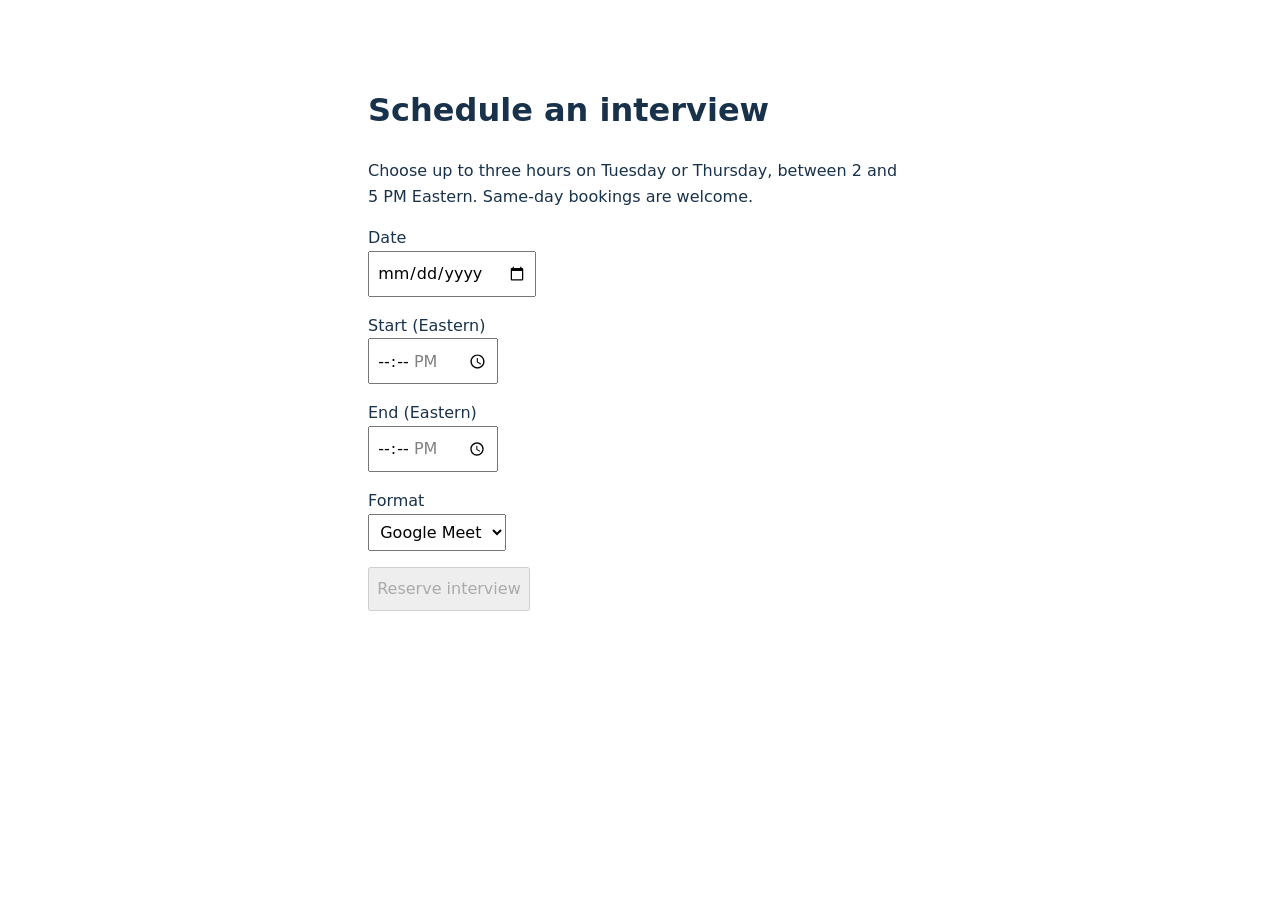
<file: interview-booking/Booking.html>
<!doctype html><html lang="en"><meta charset="utf-8"><meta name="viewport" content="width=device-width,initial-scale=1"><title>Schedule an interview</title><style>body{font:1rem/1.6 system-ui;max-width:34rem;margin:3rem auto;padding:1rem;color:#19324b}label{display:block;margin:1rem 0}input,select,button{display:block;font:inherit;padding:.45rem}button{cursor:pointer}</style><h1>Schedule an interview</h1><p>Choose up to three hours on Tuesday or Thursday, between 2 and 5 PM Eastern. Same-day bookings are welcome.</p><div id="g_id_onload" data-client_id="<?= clientId ?>" data-callback="signedIn"></div><div class="g_id_signin" data-type="standard"></div><form id="booking"><label>Date<input name="date" type="date" required></label><label>Start (Eastern)<input name="start" type="time" min="14:00" max="16:59" required></label><label>End (Eastern)<input name="end" type="time" min="14:01" max="17:00" required></label><label>Format<select name="format"><option>Google Meet</option><option>In person</option></select></label><label id="place" hidden>Meeting address<input name="address" maxlength="300" disabled></label><button disabled>Reserve interview</button><p role="status" id="status"></p></form><style>[hidden]{display:none}</style><script>
const form=document.querySelector('form'), submit=form.querySelector('button'), fields=form.elements, message=document.getElementById('status');let token='';
function signedIn(result){token=result.credential;submit.disabled=false}
fields.format.onchange=()=>{const show=fields.format.value==='In person';document.getElementById('place').hidden=!show;fields.address.disabled=!show;fields.address.required=show};
form.onsubmit=e=>{e.preventDefault();submit.disabled=true;message.textContent='Checking availability…';google.script.run.withSuccessHandler(result=>{message.textContent=result;form.hidden=true;form.after(message)}).withFailureHandler(err=>{message.textContent=err.message;submit.disabled=false}).reserve({...Object.fromEntries(new FormData(form)),token})};
</script><script src="https://accounts.google.com/gsi/client" async defer></script></html>
</file>
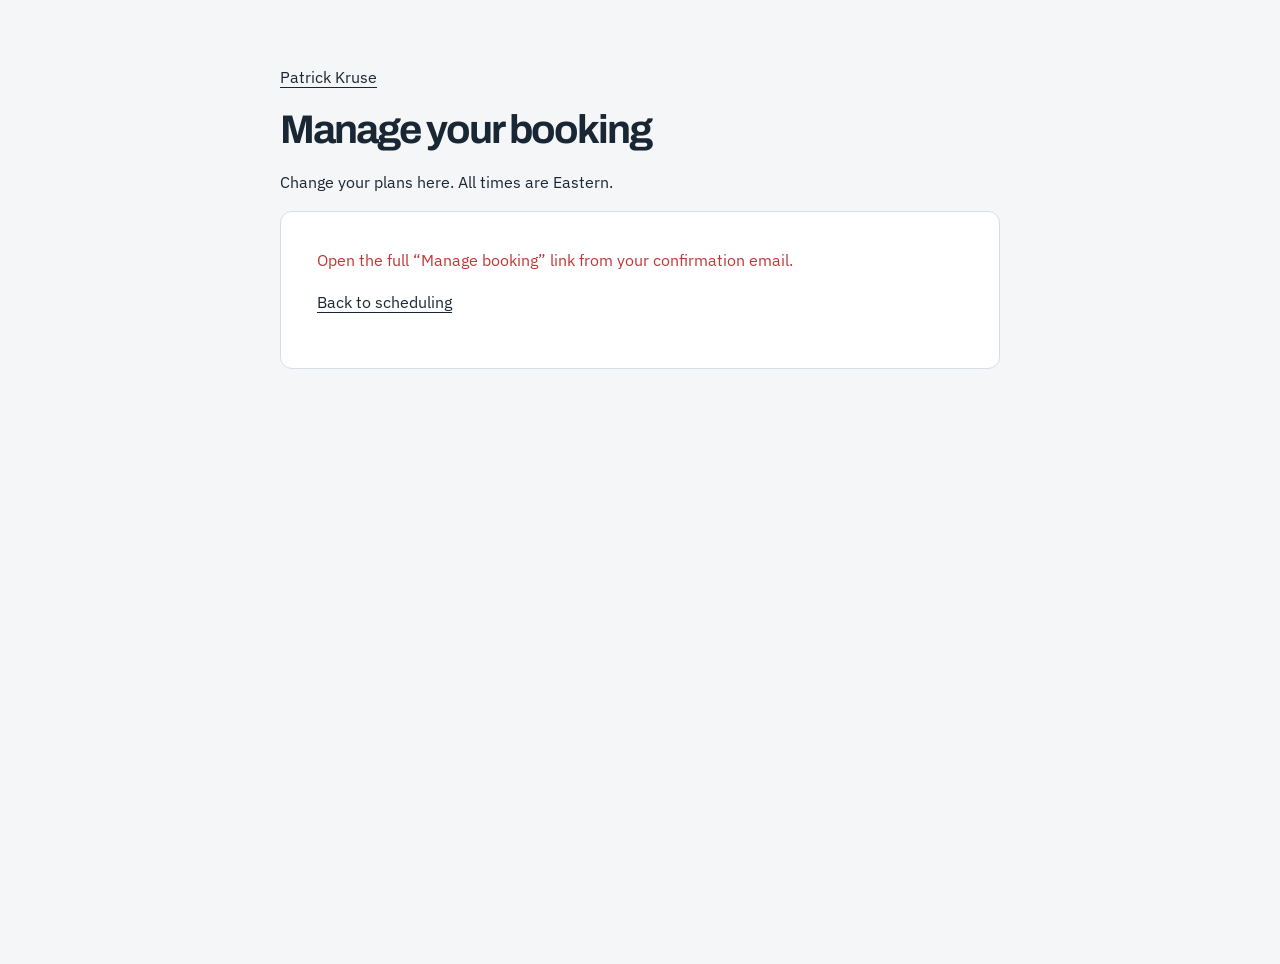
<file: patrick-kruse-portfolio/manage-booking.html>
<!doctype html>
<html lang="en"><head><meta charset="utf-8"><meta name="viewport" content="width=device-width,initial-scale=1"><meta name="referrer" content="no-referrer"><meta name="robots" content="noindex,nofollow"><title>Manage booking | Patrick Kruse</title><link rel="icon" href="favicon.svg?v=pk-chip"><link rel="stylesheet" href="styles.css?v=interview-links-2">
<script>try{const t=localStorage.getItem('pk-theme');if(t==='light'||t==='dark')document.documentElement.dataset.theme=t}catch{}</script>
<style>
body{min-height:100vh}main.manage{max-width:760px;margin:clamp(24px,6vw,64px) auto;padding:0 20px}.manage .sheet{padding:clamp(20px,4vw,36px);border:1px solid var(--line);border-radius:12px;background:var(--surface)}
.manage h1{font-size:clamp(28px,5vw,40px);margin:16px 0}.manage p{line-height:1.6}.manage dl{display:grid;grid-template-columns:auto 1fr;gap:8px 20px}.manage dd{margin:0;overflow-wrap:anywhere}.manage dt{color:var(--muted)}
.manage form{display:grid;grid-template-columns:1fr 1fr;gap:18px;margin-top:24px}.manage label{display:grid;gap:8px;align-content:start}.manage input,.manage select,.manage button{font:inherit;padding:12px;border:1px solid var(--line);border-radius:6px;background:var(--surface);color:inherit;min-height:44px}.manage button{cursor:pointer}.manage button:disabled{opacity:.55;cursor:wait}.manage .primary{background:#0b5cff;color:#fff;border-color:#0b5cff;font-weight:600}.manage .wide{grid-column:1/-1}
.manage .actions,.manage .openings{display:flex;gap:12px;flex-wrap:wrap;align-items:center}.manage .openings{margin-top:10px}.manage .danger{color:#c13636;border-color:currentColor}.manage .cancel-area{margin-top:32px;padding-top:24px;border-top:1px solid var(--line)}.manage [hidden]{display:none!important}#manage-status{min-height:26px;overflow-wrap:anywhere}#manage-status[data-error=true]{color:#c13636}.manage a{overflow-wrap:anywhere}
dialog{width:min(26rem,calc(100vw - 2rem));box-sizing:border-box;border:1px solid var(--line);border-radius:12px;background:var(--surface);color:inherit;padding:24px}dialog::backdrop{background:#0007}dialog button{font:inherit;padding:12px;border:1px solid var(--line);border-radius:6px;cursor:pointer}dialog .actions{display:flex;flex-wrap:wrap;gap:12px}dialog p{line-height:1.6}
@media(max-width:520px){.manage form{grid-template-columns:1fr}.manage dl{grid-template-columns:1fr;gap:4px}.manage dd{margin-bottom:10px}.manage .actions button{width:100%}}
</style><script src="manage-booking.js?v=unchanged-2" defer></script></head>
<body><main class="manage"><a href="./">Patrick Kruse</a><h1>Manage your booking</h1><p>Change your plans here. All times are Eastern.</p>
<section class="sheet" aria-label="Your booking"><p id="manage-status" role="status" aria-live="polite">Loading your booking…</p>
<div id="booking-content" hidden><h2>Current booking</h2><dl id="booking-summary"></dl><p id="booking-links"></p>
<form id="manage-form"><h2 class="wide">Edit booking</h2>
<label>Date<input id="manage-date" name="date" type="date" required></label>
<label>Meeting format<select name="format"><option>Zoom</option><option>Microsoft Teams</option><option>Google Meet</option><option>In person</option><option>Phone call</option></select></label>
<div class="wide"><strong>Available times</strong><div id="manage-openings" class="openings" aria-live="polite"></div><small>Your current booking does not block its own time.</small></div>
<label>Start time (Eastern)<input name="start" type="time" min="14:00" max="16:59" required></label>
<label>End time (Eastern)<input name="end" type="time" min="14:01" max="17:00" required></label>
<label class="wide" id="manage-address" hidden>Meeting address<input name="address" autocomplete="street-address" maxlength="300"></label>
<label class="wide" id="manage-phone" hidden>Phone number<input name="phone" type="tel" autocomplete="tel" maxlength="40" placeholder="+1 555 123 4567"></label>
<label class="wide" id="manage-teams" hidden>Microsoft Teams link (optional)<input name="teams" type="url" maxlength="1000" placeholder="https://teams.microsoft.com/…"><small>Leave blank for Patrick to email joining details separately.</small></label>
<div class="wide actions"><button class="primary" type="submit" id="manage-save">Review changes</button><button type="button" id="manage-reload">Reload booking</button></div>
</form><div class="cancel-area" id="cancel-area"><h2>Need to cancel?</h2><p>Cancelling removes this reservation and its Zoom meeting, if applicable.</p><button type="button" class="danger" id="manage-cancel">Cancel booking</button></div></div>
<p><a href="self-interview.html#schedule">Back to scheduling</a></p></section>
<dialog id="manage-confirm" aria-labelledby="manage-confirm-title"><h2 id="manage-confirm-title"></h2><p id="manage-confirm-detail"></p><div class="actions"><button type="button" id="manage-confirm-yes">Confirm</button><button type="button" id="manage-confirm-no">Go back</button></div></dialog>
</main></body></html>
</file>
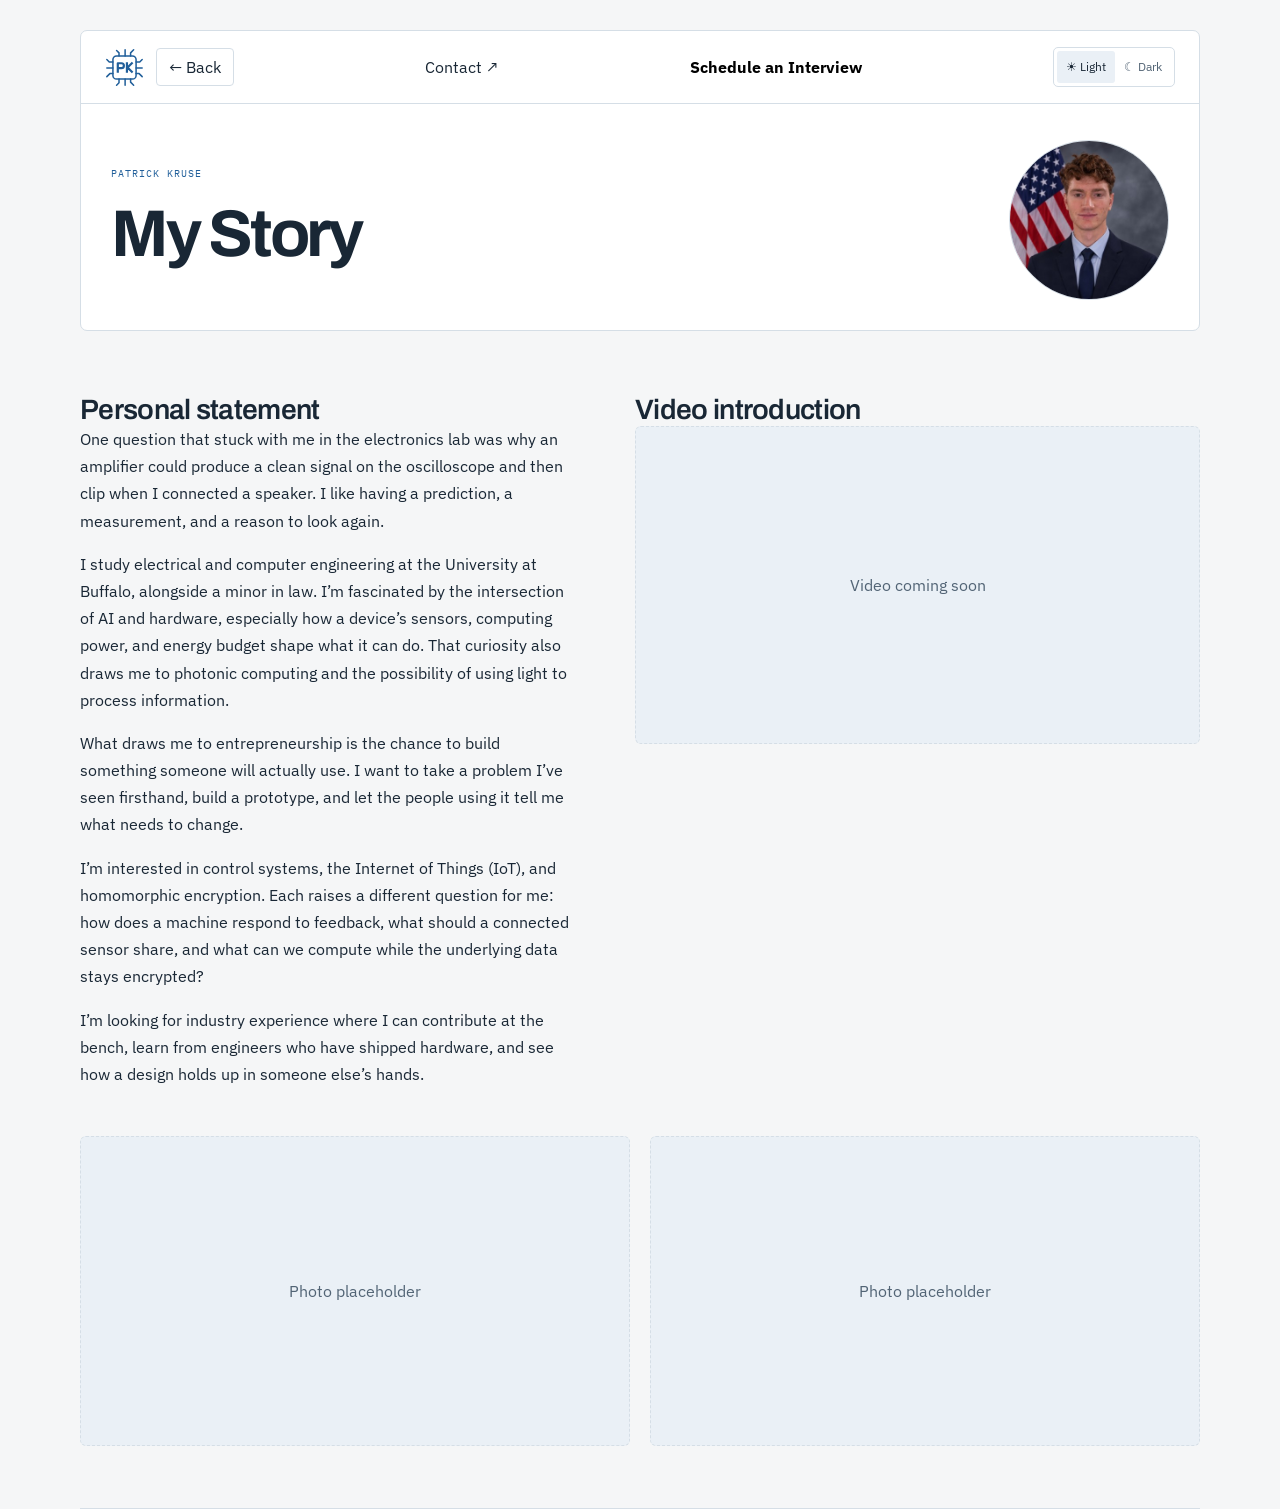
<file: patrick-kruse-portfolio/my-story.html>
<!doctype html>
<html lang="en"><head><meta charset="utf-8"><meta name="viewport" content="width=device-width,initial-scale=1"><title>My Story | Patrick Kruse</title><link rel="icon" href="favicon.svg?v=pk-chip"><link rel="stylesheet" href="styles.css?v=interview-links-2"><script>try{const t=localStorage.getItem('pk-theme');if(t==='light'||t==='dark')document.documentElement.dataset.theme=t}catch{}</script><script defer src="main.js?v=image-controls-2"></script>
<style>.story-grid{display:grid;grid-template-columns:1fr 1.15fr;gap:clamp(24px,5vw,72px);align-items:start}.story-grid p{line-height:1.7}.media-slot{margin:0;display:grid;place-items:center;aspect-ratio:16/9;border:1px dashed var(--line);border-radius:6px;background:var(--surface-2);color:var(--muted)}.photo-slots{display:grid;grid-template-columns:1fr 1fr;gap:20px;margin-top:32px}@media(max-width:720px){.story-grid,.photo-slots{grid-template-columns:1fr}}</style><style>.name-block.story-heading{display:flex;align-items:center;justify-content:space-between;gap:24px}.story-heading>div{min-width:0}.story-portrait{width:160px;height:160px;flex-shrink:0;object-fit:cover;border-radius:50%;border:1px solid var(--line)}@media(max-width:650px){.name-block.story-heading{gap:16px}.story-heading h1{font-size:clamp(32px,8vw,48px)}.story-portrait{width:clamp(72px,22vw,110px);height:auto;aspect-ratio:1}.story-heading .eyebrow{font-size:9px}}</style></head>
<body><header><div class="nav-row"><div style="display:flex;align-items:center;gap:12px"><a href="./" class="brand" aria-label="Patrick Kruse home" style="border:0"><svg viewBox="0 0 64 64" width="39" height="39" aria-hidden="true"><g fill="none" stroke="currentColor" stroke-width="2.5" stroke-linecap="round" stroke-linejoin="round"><rect x="13" y="13" width="38" height="38" rx="6"/><path d="M23 13V8l-4-4m14 9V3m9 10V8l5-5M13 23H7l-4-4m10 14H3m10 9H8l-5 5m48-24h6l4-4m-10 14h10m-10 9h5l5 5M23 51v6l-4 4m14-10v10m9-10v5l5 5"/></g><path fill="none" stroke="currentColor" stroke-width="3.6" stroke-linecap="square" stroke-linejoin="round" d="M21 39V25h6a4 4 0 0 1 0 8h-6m15-8v14m1-7 7-7m-7 7 7 7"/></svg></a><a href="./" class="quiet-link" aria-label="Back to portfolio" style="padding:5px 12px;border:1px solid var(--line);border-radius:4px">← Back</a></div><a class="quiet-link" href="./#contact">Contact ↗</a><a class="quiet-link schedule-link" href="self-interview.html#schedule">Schedule an Interview</a><fieldset class="theme"><legend class="sr-only">Color theme</legend><button data-theme-choice="light" aria-pressed="false">☀ Light</button><button data-theme-choice="dark" aria-pressed="false">☾ Dark</button></fieldset></div><div class="name-block story-heading"><div><p class="eyebrow">Patrick Kruse</p><h1>My Story</h1></div><img class="story-portrait" src="assets/patrick-kruse-portrait.jpg" alt="Patrick Kruse" width="160" height="160" decoding="async"></div></header>
<main><section class="sheet" aria-labelledby="statement"><div class="story-grid"><div><h2 id="statement">Personal statement</h2><p>One question that stuck with me in the electronics lab was why an amplifier could produce a clean signal on the oscilloscope and then clip when I connected a speaker. I like having a prediction, a measurement, and a reason to look again.</p><p>I study electrical and computer engineering at the University at Buffalo, alongside a minor in law. I’m fascinated by the intersection of AI and hardware, especially how a device’s sensors, computing power, and energy budget shape what it can do. That curiosity also draws me to photonic computing and the possibility of using light to process information.</p><p>What draws me to entrepreneurship is the chance to build something someone will actually use. I want to take a problem I’ve seen firsthand, build a prototype, and let the people using it tell me what needs to change.</p><p>I’m interested in control systems, the Internet of Things (IoT), and homomorphic encryption. Each raises a different question for me: how does a machine respond to feedback, what should a connected sensor share, and what can we compute while the underlying data stays encrypted?</p><p>I’m looking for industry experience where I can contribute at the bench, learn from engineers who have shipped hardware, and see how a design holds up in someone else’s hands.</p></div><div><h2>Video introduction</h2><!-- Replace the reserved frame with a video element or hosted embed when the introduction is available. --><div class="media-slot">Video coming soon</div></div></div><div class="photo-slots"><div class="media-slot">Photo placeholder</div><div class="media-slot">Photo placeholder</div></div></section></main></body></html>
</file>
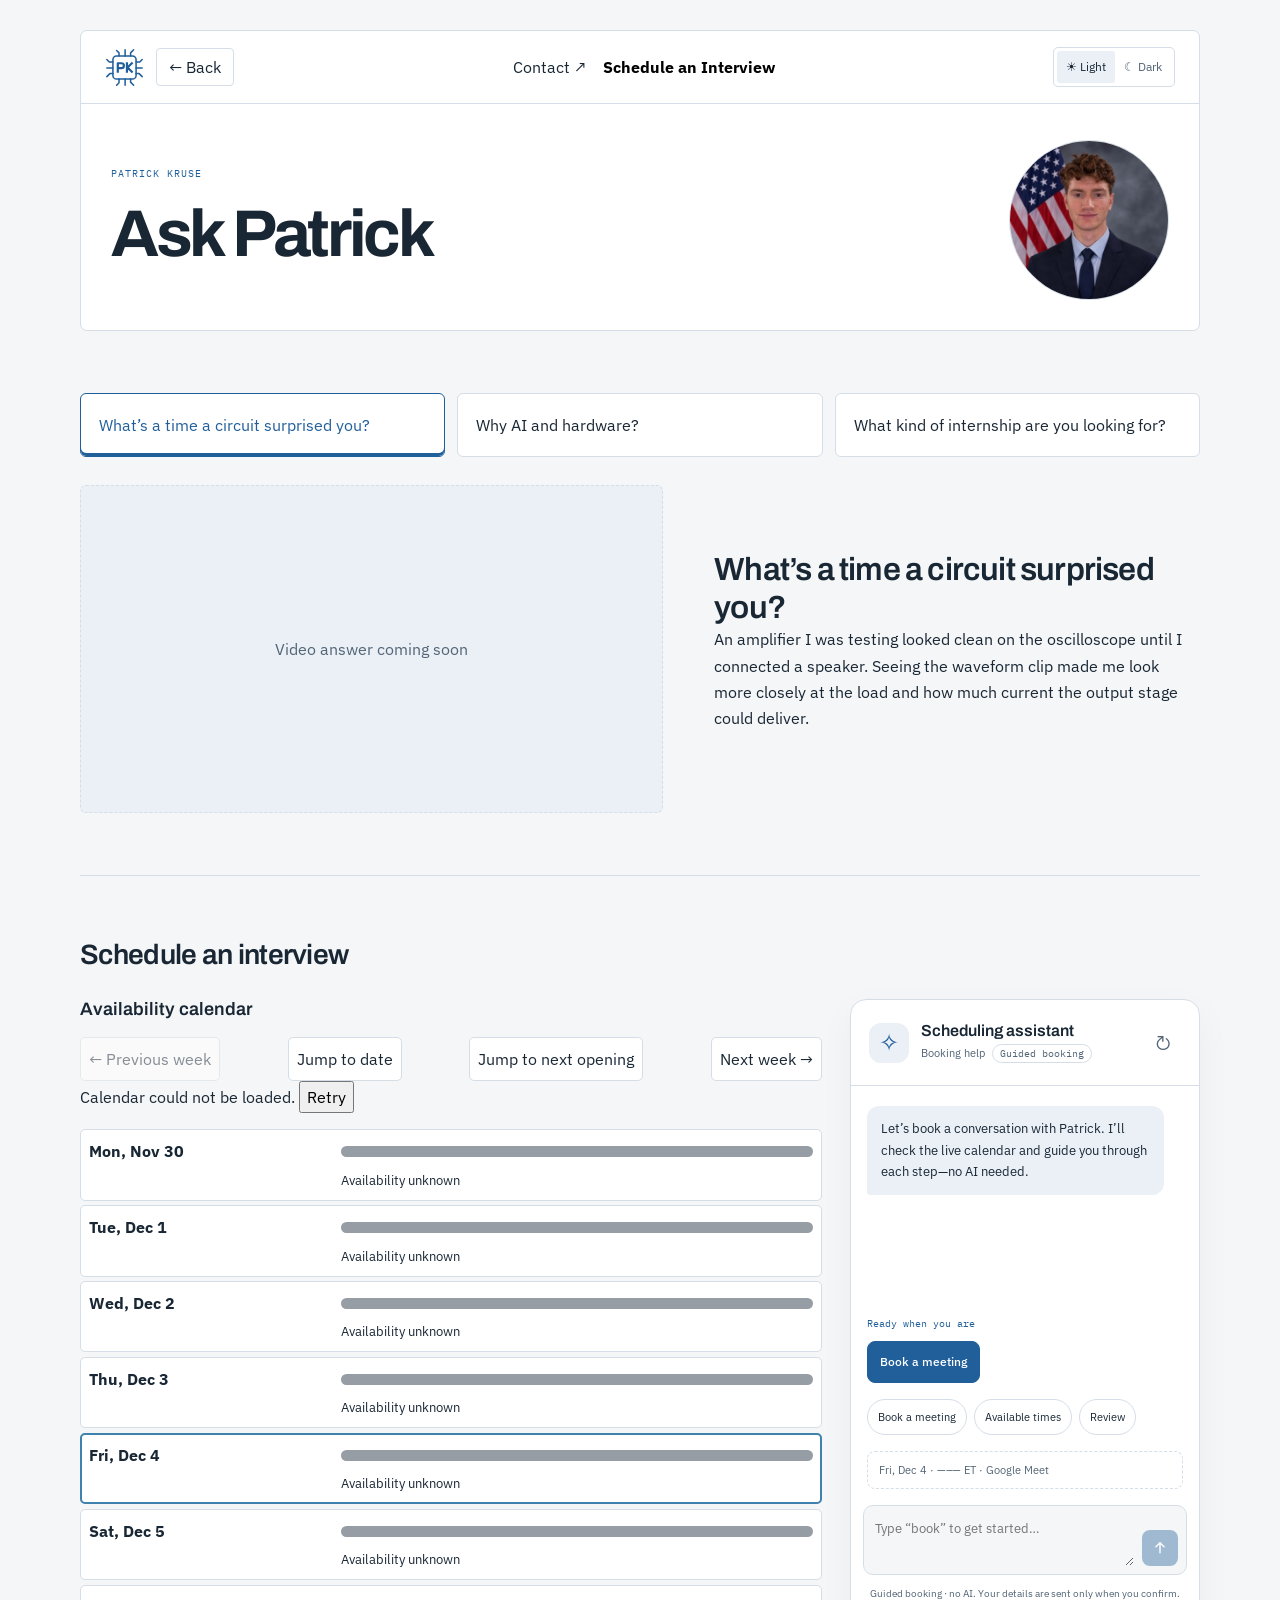
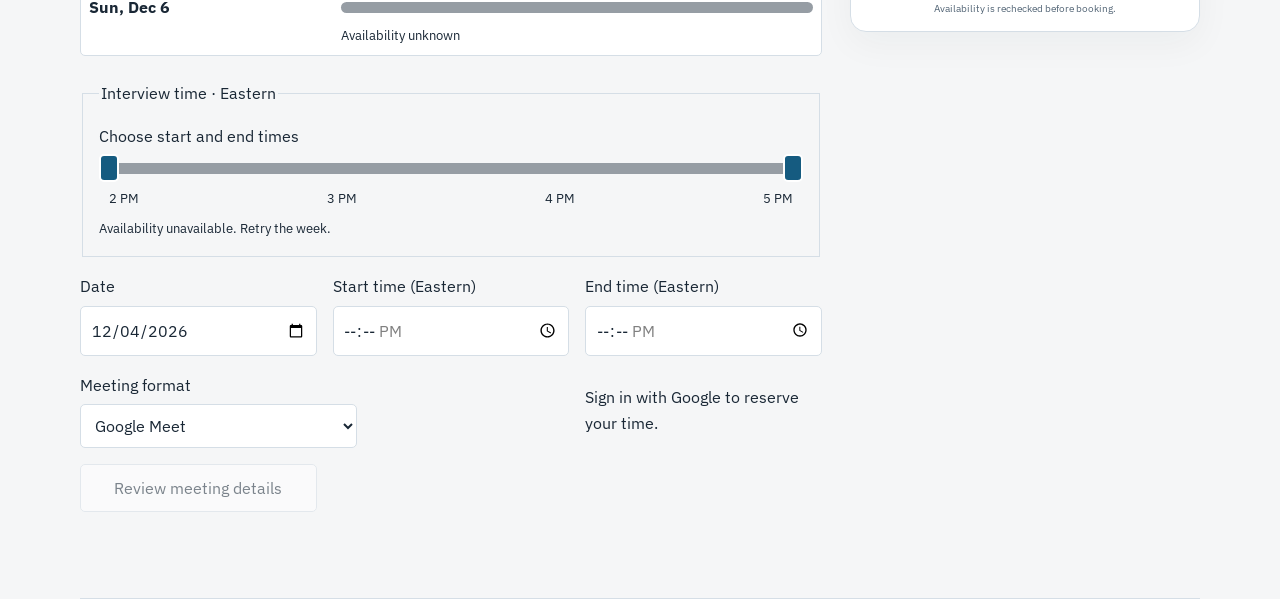
<file: patrick-kruse-portfolio/self-interview.html>
<!doctype html>
<html lang="en"><head><meta charset="utf-8"><meta name="viewport" content="width=device-width,initial-scale=1"><title>Ask Patrick | Patrick Kruse</title><link rel="icon" href="favicon.svg?v=pk-chip"><link rel="stylesheet" href="styles.css?v=interview-links-2"><script>try{const t=localStorage.getItem('pk-theme');if(t==='light'||t==='dark')document.documentElement.dataset.theme=t}catch{}</script><script defer src="main.js?v=image-controls-2"></script>
<style>
.questions{display:grid;grid-template-columns:repeat(auto-fit,minmax(min(100%,210px),1fr));gap:12px}
.questions button{font:inherit;text-align:left;padding:18px;border:1px solid var(--line);border-radius:6px;background:var(--surface);color:inherit;cursor:pointer}
.questions button[aria-pressed=true]{border-color:var(--accent);box-shadow:inset 0 -3px var(--accent);color:var(--accent)}
.answer{display:grid;grid-template-columns:1.2fr 1fr;align-items:center;gap:clamp(20px,4vw,56px);margin-top:28px}
.recording{display:grid;place-items:center;aspect-ratio:16/9;background:var(--surface-2);border:1px dashed var(--line);border-radius:6px;color:var(--muted)}
.answer h2{font-size:clamp(1.4rem,3vw,2rem)}.answer p{line-height:1.65}
@media(max-width:700px){.answer{grid-template-columns:1fr}}
</style><style>.name-block.ask-heading{display:flex;align-items:center;justify-content:space-between;gap:24px}.ask-heading>div{min-width:0}.ask-portrait{width:160px;height:160px;flex-shrink:0;object-fit:cover;border-radius:50%;border:1px solid var(--line)}@media(max-width:650px){.name-block.ask-heading{gap:16px}.ask-heading h1{font-size:clamp(32px,8vw,48px)}.ask-portrait{width:clamp(72px,22vw,110px);height:auto;aspect-ratio:1}.ask-heading .eyebrow{font-size:9px}}</style><link rel="stylesheet" href="booking-assistant.css?v=guided-2"><script src="zoom-auth.js?v=account-dialog-3" defer></script><script src="booking-assistant.js?v=combined-oauth-1" defer></script></head>
<body><header><div class="nav-row"><div style="display:flex;align-items:center;gap:12px"><a href="./" class="brand" aria-label="Patrick Kruse home" style="border:0"><svg viewBox="0 0 64 64" width="39" height="39" aria-hidden="true"><g fill="none" stroke="currentColor" stroke-width="2.5" stroke-linecap="round" stroke-linejoin="round"><rect x="13" y="13" width="38" height="38" rx="6"/><path d="M23 13V8l-4-4m14 9V3m9 10V8l5-5M13 23H7l-4-4m10 14H3m10 9H8l-5 5m48-24h6l4-4m-10 14h10m-10 9h5l5 5M23 51v6l-4 4m14-10v10m9-10v5l5 5"/></g><path fill="none" stroke="currentColor" stroke-width="3.6" stroke-linecap="square" stroke-linejoin="round" d="M21 39V25h6a4 4 0 0 1 0 8h-6m15-8v14m1-7 7-7m-7 7 7 7"/></svg></a><a href="./" class="quiet-link" aria-label="Back to portfolio" style="padding:5px 12px;border:1px solid var(--line);border-radius:4px">← Back</a></div><div style="display:flex;align-items:center;flex-wrap:wrap;gap:1rem"><a class="quiet-link" href="./#contact">Contact ↗</a><a class="quiet-link schedule-link" href="#schedule">Schedule an Interview</a></div><fieldset class="theme"><legend class="sr-only">Color theme</legend><button data-theme-choice="light" aria-pressed="false">☀ Light</button><button data-theme-choice="dark" aria-pressed="false">☾ Dark</button></fieldset></div><div class="name-block ask-heading"><div><p class="eyebrow">Patrick Kruse</p><h1>Ask Patrick</h1></div><img class="ask-portrait" src="assets/patrick-kruse-portrait.jpg" alt="Patrick Kruse" width="160" height="160" decoding="async"></div></header>
<main><section class="sheet" aria-label="Interview questions"><div class="questions" role="group" aria-label="Choose a question"><button type="button" aria-pressed="true" aria-controls="answer">What’s a time a circuit surprised you?</button><button type="button" aria-pressed="false" aria-controls="answer">Why AI and hardware?</button><button type="button" aria-pressed="false" aria-controls="answer">What kind of internship are you looking for?</button></div><div id="answer" class="answer"><div class="recording">Video answer coming soon</div><div aria-live="polite"><h2 id="question">What’s a time a circuit surprised you?</h2><p id="response">An amplifier I was testing looked clean on the oscilloscope until I connected a speaker. Seeing the waveform clip made me look more closely at the load and how much current the output stage could deliver.</p></div></div></section><section class="sheet" id="schedule" aria-labelledby="schedule-title">
<h2 id="schedule-title">Schedule an interview</h2>
<div class="booking-layout"><div class="booking-main"><div id="availability"><h3>Availability calendar</h3><div class="week-tools" style="margin-block-start:0;padding-block-start:16px"><button id="prev-week" type="button">← Previous week</button><div class="month-picker"><button id="month-toggle" type="button" aria-expanded="false" aria-controls="month-panel">Jump to date</button><input type="hidden" id="jump-date"><div id="month-panel" hidden><div class="month-nav"><button id="month-prev" aria-label="Previous month">‹</button><strong id="month-name"></strong><button id="month-next" aria-label="Next month">›</button></div><div id="month-grid"></div><small id="month-key" role="status"></small></div></div><button type="button" id="next-opening">Jump to next opening</button><small id="opening-status" role="status"></small><button id="next-week" type="button">Next week →</button></div><p id="week-status" role="status"></p><div id="week-days"></div></div>
<form id="interview-form" method="post" action="https://script.google.com/macros/s/AKfycbwL6Ai7tqXTs6gc_29alKRTHFxbMTsb1Meg4zW9dizNchMgDtlQ-IYRosy-UNsMWBvoHw/exec">
<fieldset id="picker"><legend>Interview time · Eastern</legend><output id="selection"></output><div class="range-box"><div id="range-track"></div><input type="range" min="840" max="1020" step="5" id="range-start" aria-label="Interview start"><input type="range" min="840" max="1020" step="5" id="range-end" aria-label="Interview end"></div><div class="ticks"><span>2 PM</span><span>3 PM</span><span>4 PM</span><span>5 PM</span></div><small id="range-note" role="status"></small></fieldset>
<label>Date<input type="date" name="date" required></label>
<label>Start time (Eastern)<input type="time" name="start" min="14:00" max="16:59" required></label>
<label>End time (Eastern)<input type="time" name="end" min="14:01" max="17:00" required></label>
<label>Meeting format<select name="format"><option value="Zoom" disabled>Zoom (setup pending)</option><option value="Microsoft Teams" disabled>Microsoft Teams (setup pending)</option><option>Google Meet</option><option>In person</option><option value="Phone call" disabled>Phone call (setup pending)</option></select></label>
<label hidden id="address-label">Meeting address<input type="text" name="address" autocomplete="street-address" maxlength="300" disabled></label>
<label hidden id="phone-label">Phone number (including country code)<input type="tel" name="phone" autocomplete="tel" maxlength="40" placeholder="+1 555 123 4567" disabled><small>Patrick will call this number at your booked time.</small></label>
<label hidden id="teams-label">Microsoft Teams meeting link (optional)<input type="url" name="teams" maxlength="2000" placeholder="https://teams.microsoft.com/…" disabled><small>Provide your meeting link, or Patrick will email one separately.</small></label>
<input type="hidden" name="token">
<input type="hidden" name="zoomSession" disabled>
<input type="hidden" name="zoomVerifier" disabled>
<div id="booking-google-auth">
<div id="g_id_onload" data-client_id="970227434245-4cfu822ti8gc29jcjplmshpekqae4gfa.apps.googleusercontent.com" data-callback="interviewSignedIn" data-auto_prompt="false"></div>
<div class="g_id_signin" data-type="standard"></div></div>
<div id="booking-zoom-auth" hidden><button type="button" id="zoom-signin" disabled style="background:#0b5cff;color:#fff;font-weight:600">Sign in with Zoom</button><small id="zoom-identity" aria-live="polite"></small></div>
<span id="booking-status" role="status">Sign in with Google to reserve your time.</span>
<button type="submit" disabled>Review meeting details</button>
</form>

<style>#interview-form{display:grid;grid-template-columns:repeat(auto-fit,minmax(min(100%,14rem),1fr));gap:1rem;margin-block:1.5rem}#interview-form label{display:grid;gap:.4rem;align-content:start}#interview-form{align-items:start}#interview-form select{height:auto;min-height:44px}#booking-zoom-auth{display:flex;align-items:flex-start;flex-direction:column;gap:8px}#zoom-signin{width:auto;min-height:44px}#zoom-account-dialog::backdrop{background:#0007}#interview-form [hidden]{display:none}#interview-form :is(input,select,button){font:inherit;padding:.6rem;border:1px solid var(--line);border-radius:5px;background:var(--surface);color:inherit}#interview-form button:enabled{cursor:pointer}#interview-form button:disabled{opacity:.55}#booking-status{align-self:center}</style>
<script>
const interviewForm=document.getElementById('interview-form');
const bookingFields=interviewForm.elements;
function interviewSignedIn(result){
  bookingFields.token.value=result.credential;
  interviewForm.dispatchEvent(new Event('signin'));
  syncBookingFields();
}
function bookingIdentityReady(){
  return bookingFields.format.value==='Zoom'?Boolean(window.bookingAuth?.zoomReady()):Boolean(bookingFields.token.value);
}
window.bookingIdentityReady=bookingIdentityReady;
function syncBookingFields(){
  const zoom=bookingFields.format.value==='Zoom';
  document.getElementById('booking-google-auth').hidden=zoom;
  document.getElementById('booking-zoom-auth').hidden=!zoom;
  bookingFields.token.disabled=zoom;bookingFields.zoomSession.disabled=!zoom;bookingFields.zoomVerifier.disabled=!zoom;
  if(window.bookingAuth)window.bookingAuth.render();
  else document.getElementById('booking-status').textContent=zoom?'Sign in with Zoom to reserve this meeting.':bookingFields.token.value?'Signed in with Google.':'Sign in with Google to reserve your time.';
  const physical=bookingFields.format.value==='In person';
  const phoneCall=bookingFields.format.value==='Phone call';
  const teamsCall=bookingFields.format.value==='Microsoft Teams';
  document.getElementById('phone-label').hidden=!phoneCall;
  bookingFields.phone.disabled=!phoneCall;
  bookingFields.phone.required=phoneCall;
  document.getElementById('teams-label').hidden=!teamsCall;
  bookingFields.teams.disabled=!teamsCall;
  document.getElementById('address-label').hidden=!physical;
  bookingFields.address.disabled=!physical;
  bookingFields.address.required=physical;
  const weekday=new Date(bookingFields.date.value+'T12:00:00Z').getUTCDay();
  bookingFields.date.setCustomValidity(bookingFields.date.value && ![2,4].includes(weekday)?'Choose a Tuesday or Thursday.':'');
  bookingFields.end.setCustomValidity(bookingFields.start.value && bookingFields.end.value && bookingFields.end.value<=bookingFields.start.value?'Choose an end time after the start time.':'');
}
interviewForm.addEventListener('input',syncBookingFields);
interviewForm.addEventListener('submit',e=>{syncBookingFields();if(!interviewForm.reportValidity()||!bookingIdentityReady())e.preventDefault()});
syncBookingFields();
</script><link rel="stylesheet" href="schedule-range.css?v=calendar-gap-2"><script src="schedule-range.js?v=calendar-sync-2"></script><dialog id="meeting-review" aria-labelledby="review-heading" style="max-width:min(27rem,90vw);border:1px solid var(--line);border-radius:.65rem;padding:1.5rem;background:var(--surface);color:inherit"><h3 id="review-heading">Confirm meeting details</h3><dl></dl><button type="button" id="edit-meeting" autofocus>Edit details</button> <button type="button" id="confirm-meeting">Confirm and schedule</button></dialog>
<script>
(() => {
  const review = document.getElementById('meeting-review');
  const submit = interviewForm.querySelector('[type=submit]');
  let approved = false, submitted = false;
  interviewForm.addEventListener('submit', event => {
    if (event.defaultPrevented) return;
    if (submitted) {event.preventDefault();return;}
    if (approved) { approved = false; submitted = true; submit.disabled = true; return; }
    event.preventDefault();
    const {date,start,end,format,address,phone,teams} = bookingFields;
    const showTime = value => new Date('2000-01-01T'+value+'Z').toLocaleTimeString('en-US',{hour:'numeric',minute:'2-digit',timeZone:'UTC'});
    const details = [
      ['Date',new Date(date.value+'T12:00:00Z').toLocaleDateString('en-US',{dateStyle:'full',timeZone:'UTC'})],
      ['Time',showTime(start.value)+' – '+showTime(end.value)+' Eastern'],
      ['Duration',(end.valueAsNumber-start.valueAsNumber)/60000+' minutes'],
      ['Meeting format',format.value]
    ];
    if (format.value==='In person') details.push(['Meeting address',address.value]);
    if (format.value==='Phone call') details.push(['Phone number',phone.value],['Call details','Patrick will call you.']);
    if (format.value==='Microsoft Teams') details.push(['Teams details',teams.value || 'Joining link will be emailed separately.']);
    const list = review.querySelector('dl');
    list.replaceChildren();
    for (const [label,value] of details) {
      const term=document.createElement('dt'), description=document.createElement('dd');
      term.textContent=label; description.textContent=value;
      description.style.margin='0 0 .75rem'; list.append(term,description);
    }
    review.showModal();
  });
  window.submitReviewedInterview = snapshot => {
    const current=['date','start','end','format','address','phone','teams'].map(k=>bookingFields[k]?.disabled?'':bookingFields[k]?.value||'').join('|');
    syncBookingFields();
    if(submitted||snapshot!==current||!bookingIdentityReady()||!interviewForm.reportValidity())return false;
    approved=true;
    try{interviewForm.requestSubmit(submit);}finally{approved=false;}
    return submitted;
  };
  window.addEventListener('pageshow',event=>{if(event.persisted){submitted=false;submit.disabled=false;}});
  document.getElementById('edit-meeting').onclick=()=>review.close();
  document.getElementById('confirm-meeting').onclick=()=>{
    review.close(); approved=true;
    try { interviewForm.requestSubmit(submit); } finally { approved=false; }
  };
})();
</script><script async defer src="https://accounts.google.com/gsi/client"></script></div><aside class="booking-assistant" id="booking-assistant" aria-labelledby="assistant-title">
<div class="assistant-header"><span class="assistant-avatar" aria-hidden="true">✧</span><div><h3 id="assistant-title">Scheduling assistant</h3><p>Booking help <span class="assistant-preview">Guided booking</span></p></div><button class="assistant-reset" type="button" aria-label="Start a new chat" title="New chat">↻</button></div>
<div class="assistant-messages" role="log" aria-label="Scheduling conversation" aria-live="polite" aria-relevant="additions text"></div>
<div class="assistant-suggestions" aria-label="Suggested questions"><button type="button" data-prompt="When is Patrick available?">Available times</button><button type="button" data-prompt="What meeting formats can I choose?">Meeting formats</button><button type="button" data-prompt="Review my selection">Review my selection</button></div>
<p id="assistant-selection" aria-label="Current booking selection"></p>
<form class="assistant-compose" aria-label="Chat message"><label class="sr-only" for="assistant-input">Ask a scheduling question</label><textarea id="assistant-input" rows="2" maxlength="1000" placeholder="Type “book” to get started…" aria-describedby="assistant-disclaimer"></textarea><button class="assistant-send" type="submit" aria-label="Send message" disabled><svg width="18" height="18" viewBox="0 0 24 24" fill="none" stroke="currentColor" stroke-width="2" aria-hidden="true"><path d="M12 19V5m-6 6 6-6 6 6"/></svg></button></form>
<p class="assistant-footnote" id="assistant-disclaimer">Guided booking · no AI. Your details are sent only when you confirm.<br>Availability is rechecked before booking.</p>
</aside></div></section></main>
<script>
const responses = ["An amplifier I was testing looked clean on the oscilloscope until I connected a speaker. Seeing the waveform clip made me look more closely at the load and how much current the output stage could deliver.","I’m interested in how physical limits shape what AI can do. With a sensor running on a small battery, which measurements are worth spending energy on? That kind of question draws me to embedded systems.","I’d like to work on embedded hardware or electronics testing. I can contribute at the bench by assembling circuits, taking scope measurements, and documenting what happens when a design meets a real load."];
const questions = document.querySelectorAll('.questions button');
questions.forEach((button, index) => button.addEventListener('click', () => {
  questions.forEach(item => item.setAttribute('aria-pressed', String(item === button)));
  document.getElementById('question').textContent = button.textContent;
  document.getElementById('response').textContent = responses[index];
}));
</script></body></html>
</file>
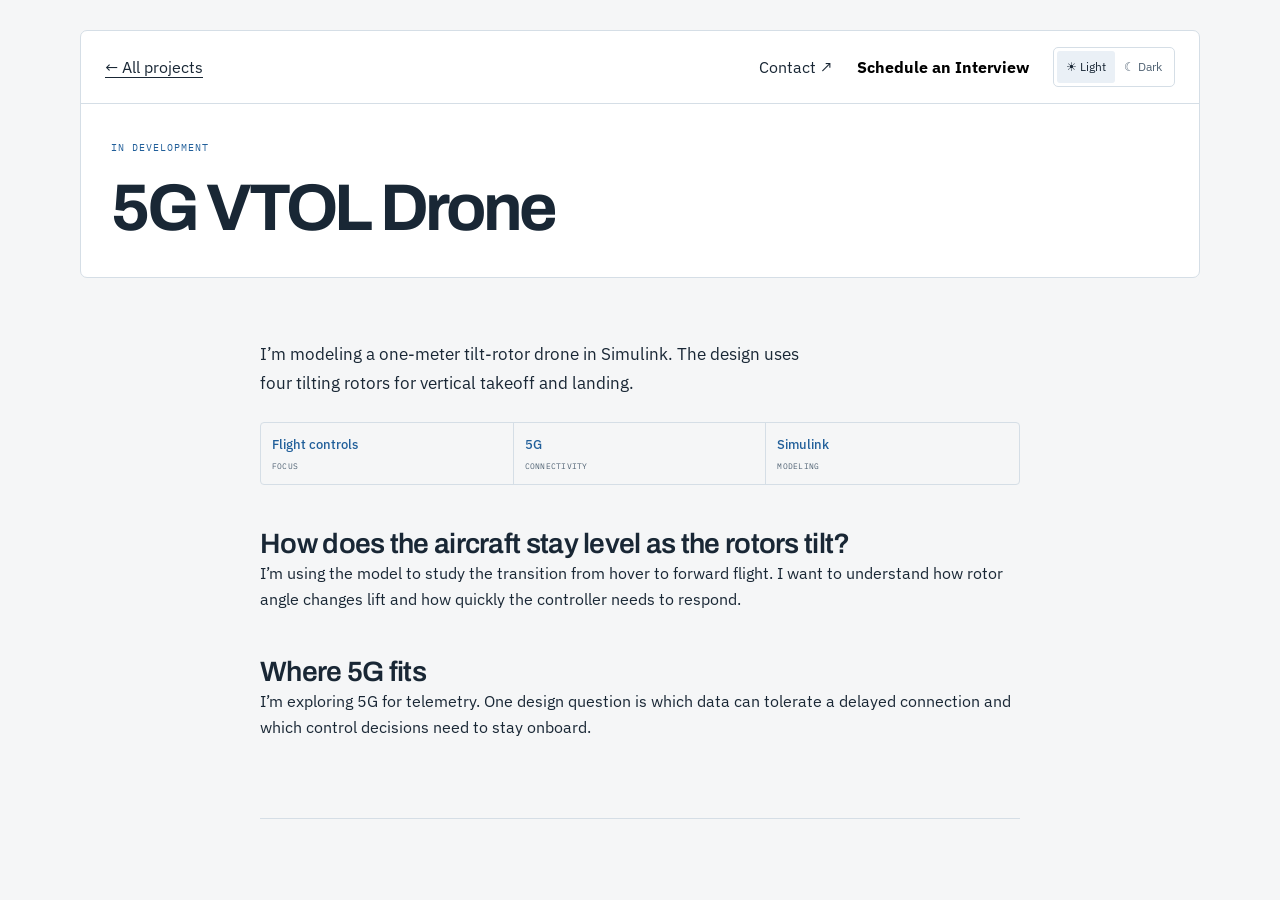
<file: patrick-kruse-portfolio/projects/5g-vtol-drone.html>
<!doctype html><html lang="en"><head>
<meta charset="utf-8"><meta name="viewport" content="width=device-width,initial-scale=1"><link rel="canonical" href="https://pekruse.github.io/patrick-kruse-portfolio/projects/5g-vtol-drone.html"><meta name="description" content="Patrick Kruse — electrical and computer engineering, embedded systems, and software. Selected projects, capabilities, and experience."><meta name="color-scheme" content="light dark"><title>5G VTOL Drone | Patrick Kruse</title><link rel="icon" href="../favicon.svg?v=pk-chip" type="image/svg+xml"><script>try{const t=localStorage.getItem('pk-theme');if(t==='light'||t==='dark')document.documentElement.dataset.theme=t}catch{}</script><link rel="stylesheet" href="../styles.css?v=interview-links-2"><script src="../main.js" defer></script></head>
<body><header><div class="nav-row"><a href="../#projects">← All projects</a><a class="quiet-link" style="margin-left:auto" href="../#contact">Contact ↗</a><a class="quiet-link schedule-link" href="../self-interview.html#schedule">Schedule an Interview</a><fieldset class="theme"><legend class="sr-only">Color theme</legend><button data-theme-choice="light" aria-pressed="false">☀ Light</button><button data-theme-choice="dark" aria-pressed="false">☾ Dark</button></fieldset></div><div class="name-block"><p class="eyebrow">In development</p><h1>5G VTOL Drone</h1></div></header><main class="case-body"><article class="sheet"><p class="lede">I’m modeling a one-meter tilt-rotor drone in Simulink. The design uses four tilting rotors for vertical takeoff and landing.</p><div class="specs"><div><strong>Flight controls</strong><span>Focus</span></div><div><strong>5G</strong><span>Connectivity</span></div><div><strong>Simulink</strong><span>Modeling</span></div></div><h2>How does the aircraft stay level as the rotors tilt?</h2><p>I’m using the model to study the transition from hover to forward flight. I want to understand how rotor angle changes lift and how quickly the controller needs to respond.</p><h2>Where 5G fits</h2><p>I’m exploring 5G for telemetry. One design question is which data can tolerate a delayed connection and which control decisions need to stay onboard.</p></article></main></body></html>
</file>
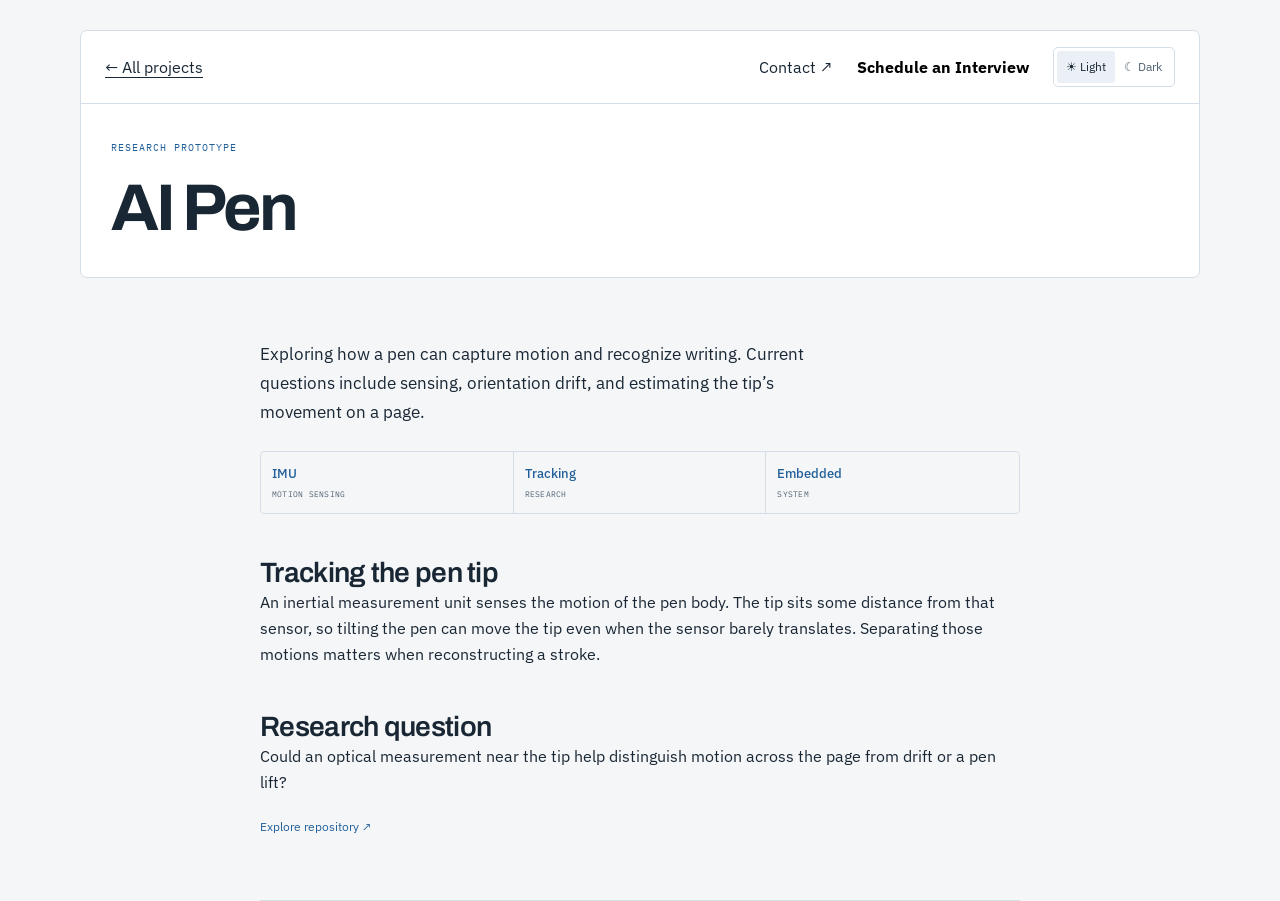
<file: patrick-kruse-portfolio/projects/ai-pen.html>
<!doctype html><html lang="en"><head>
<meta charset="utf-8"><meta name="viewport" content="width=device-width,initial-scale=1"><link rel="canonical" href="https://pekruse.github.io/patrick-kruse-portfolio/projects/ai-pen.html"><meta name="description" content="Patrick Kruse — electrical and computer engineering, embedded systems, and software. Selected projects, capabilities, and experience."><meta name="color-scheme" content="light dark"><title>AI Pen | Patrick Kruse</title><link rel="icon" href="../favicon.svg?v=pk-chip" type="image/svg+xml"><script>try{const t=localStorage.getItem('pk-theme');if(t==='light'||t==='dark')document.documentElement.dataset.theme=t}catch{}</script><link rel="stylesheet" href="../styles.css?v=interview-links-2"><script src="../main.js" defer></script></head>
<body><header><div class="nav-row"><a href="../#projects">← All projects</a><a class="quiet-link" style="margin-left:auto" href="../#contact">Contact ↗</a><a class="quiet-link schedule-link" href="../self-interview.html#schedule">Schedule an Interview</a><fieldset class="theme"><legend class="sr-only">Color theme</legend><button data-theme-choice="light" aria-pressed="false">☀ Light</button><button data-theme-choice="dark" aria-pressed="false">☾ Dark</button></fieldset></div><div class="name-block"><p class="eyebrow">Research prototype</p><h1>AI Pen</h1></div></header><main class="case-body"><article class="sheet"><p class="lede">Exploring how a pen can capture motion and recognize writing. Current questions include sensing, orientation drift, and estimating the tip’s movement on a page.</p><div class="specs"><div><strong>IMU</strong><span>Motion sensing</span></div><div><strong>Tracking</strong><span>Research</span></div><div><strong>Embedded</strong><span>System</span></div></div><h2>Tracking the pen tip</h2><p>An inertial measurement unit senses the motion of the pen body. The tip sits some distance from that sensor, so tilting the pen can move the tip even when the sensor barely translates. Separating those motions matters when reconstructing a stroke.</p><h2>Research question</h2><p>Could an optical measurement near the tip help distinguish motion across the page from drift or a pen lift?</p><a class="view-link" href="https://github.com/pekruse/AI-Pen" target="_blank" rel="noopener noreferrer">Explore repository ↗</a></article></main></body></html>
</file>
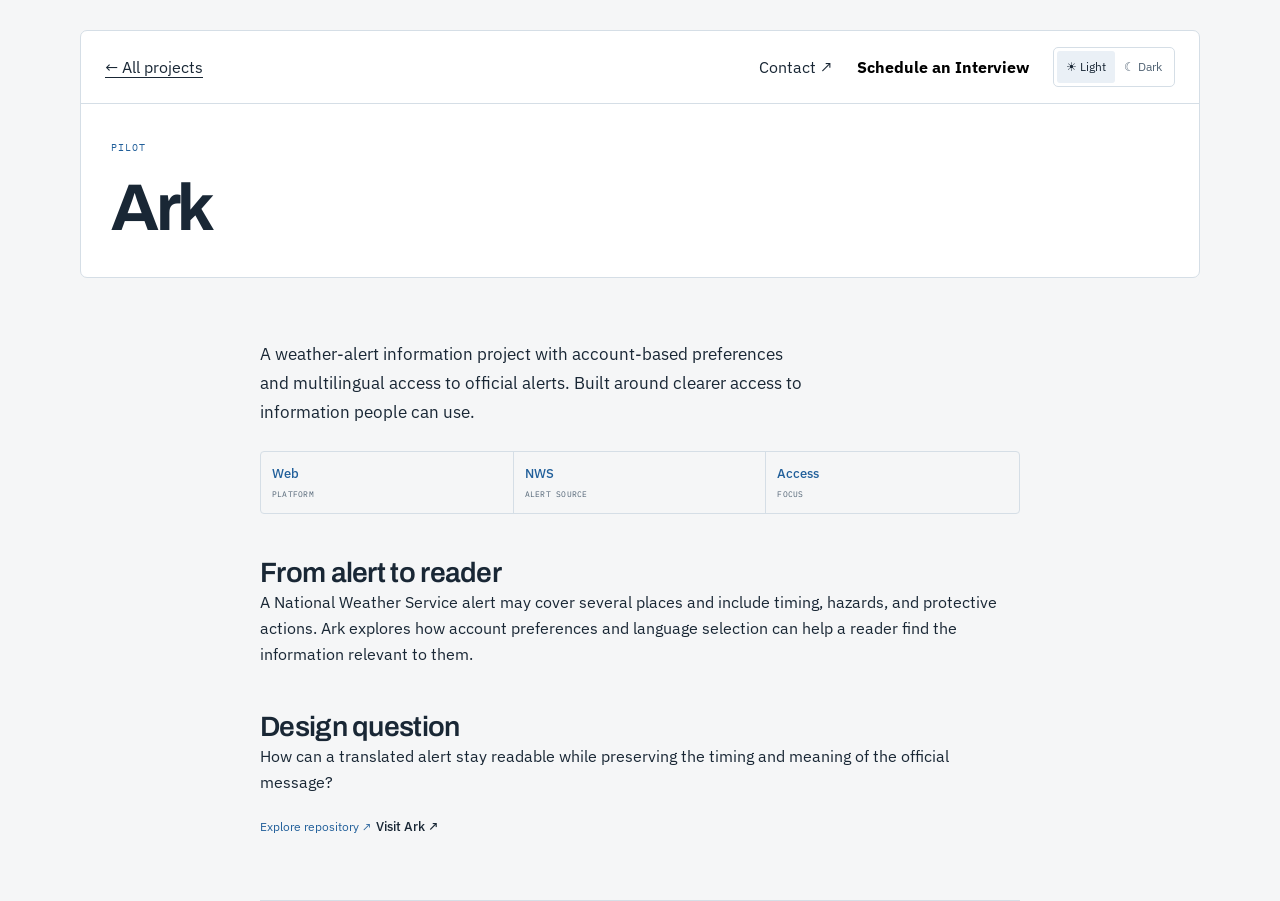
<file: patrick-kruse-portfolio/projects/ark.html>
<!doctype html><html lang="en"><head>
<meta charset="utf-8"><meta name="viewport" content="width=device-width,initial-scale=1"><link rel="canonical" href="https://pekruse.github.io/patrick-kruse-portfolio/projects/ark.html"><meta name="description" content="Patrick Kruse — electrical and computer engineering, embedded systems, and software. Selected projects, capabilities, and experience."><meta name="color-scheme" content="light dark"><title>Ark | Patrick Kruse</title><link rel="icon" href="../favicon.svg?v=pk-chip" type="image/svg+xml"><script>try{const t=localStorage.getItem('pk-theme');if(t==='light'||t==='dark')document.documentElement.dataset.theme=t}catch{}</script><link rel="stylesheet" href="../styles.css?v=interview-links-2"><script src="../main.js" defer></script></head>
<body><header><div class="nav-row"><a href="../#projects">← All projects</a><a class="quiet-link" style="margin-left:auto" href="../#contact">Contact ↗</a><a class="quiet-link schedule-link" href="../self-interview.html#schedule">Schedule an Interview</a><fieldset class="theme"><legend class="sr-only">Color theme</legend><button data-theme-choice="light" aria-pressed="false">☀ Light</button><button data-theme-choice="dark" aria-pressed="false">☾ Dark</button></fieldset></div><div class="name-block"><p class="eyebrow">Pilot</p><h1>Ark</h1></div></header><main class="case-body"><article class="sheet"><p class="lede">A weather-alert information project with account-based preferences and multilingual access to official alerts. Built around clearer access to information people can use.</p><div class="specs"><div><strong>Web</strong><span>Platform</span></div><div><strong>NWS</strong><span>Alert source</span></div><div><strong>Access</strong><span>Focus</span></div></div><h2>From alert to reader</h2><p>A National Weather Service alert may cover several places and include timing, hazards, and protective actions. Ark explores how account preferences and language selection can help a reader find the information relevant to them.</p><h2>Design question</h2><p>How can a translated alert stay readable while preserving the timing and meaning of the official message?</p><a class="view-link" href="https://github.com/pekruse/Ark" target="_blank" rel="noopener noreferrer">Explore repository ↗</a> <a class="text-link" href="https://arkdevelopsolutions.com/" target="_blank" rel="noopener noreferrer">Visit Ark ↗</a></article></main></body></html>
</file>
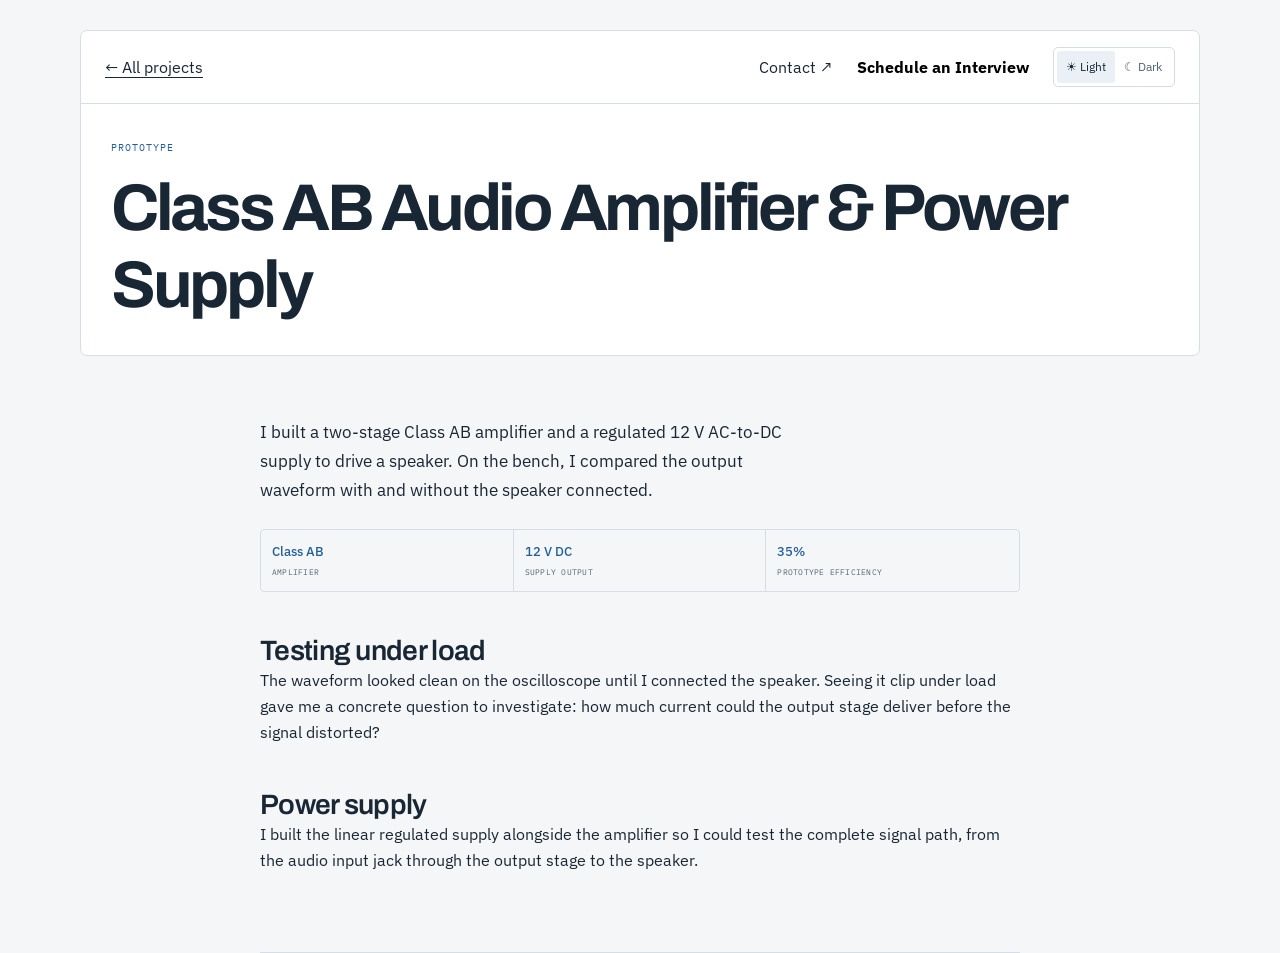
<file: patrick-kruse-portfolio/projects/class-ab-audio-amplifier.html>
<!doctype html><html lang="en"><head>
<meta charset="utf-8"><meta name="viewport" content="width=device-width,initial-scale=1"><link rel="canonical" href="https://pekruse.github.io/patrick-kruse-portfolio/projects/class-ab-audio-amplifier.html"><meta name="description" content="Patrick Kruse — electrical and computer engineering, embedded systems, and software. Selected projects, capabilities, and experience."><meta name="color-scheme" content="light dark"><title>Class AB Audio Amplifier &amp; Power Supply | Patrick Kruse</title><link rel="icon" href="../favicon.svg?v=pk-chip" type="image/svg+xml"><script>try{const t=localStorage.getItem('pk-theme');if(t==='light'||t==='dark')document.documentElement.dataset.theme=t}catch{}</script><link rel="stylesheet" href="../styles.css?v=interview-links-2"><script src="../main.js" defer></script></head>
<body><header><div class="nav-row"><a href="../#projects">← All projects</a><a class="quiet-link" style="margin-left:auto" href="../#contact">Contact ↗</a><a class="quiet-link schedule-link" href="../self-interview.html#schedule">Schedule an Interview</a><fieldset class="theme"><legend class="sr-only">Color theme</legend><button data-theme-choice="light" aria-pressed="false">☀ Light</button><button data-theme-choice="dark" aria-pressed="false">☾ Dark</button></fieldset></div><div class="name-block"><p class="eyebrow">Prototype</p><h1>Class AB Audio Amplifier &amp; Power Supply</h1></div></header><main class="case-body"><article class="sheet"><p class="lede">I built a two-stage Class AB amplifier and a regulated 12 V AC-to-DC supply to drive a speaker. On the bench, I compared the output waveform with and without the speaker connected.</p><div class="specs"><div><strong>Class AB</strong><span>Amplifier</span></div><div><strong>12 V DC</strong><span>Supply output</span></div><div><strong>35%</strong><span>Prototype efficiency</span></div></div><h2>Testing under load</h2><p>The waveform looked clean on the oscilloscope until I connected the speaker. Seeing it clip under load gave me a concrete question to investigate: how much current could the output stage deliver before the signal distorted?</p><h2>Power supply</h2><p>I built the linear regulated supply alongside the amplifier so I could test the complete signal path, from the audio input jack through the output stage to the speaker.</p></article></main></body></html>
</file>
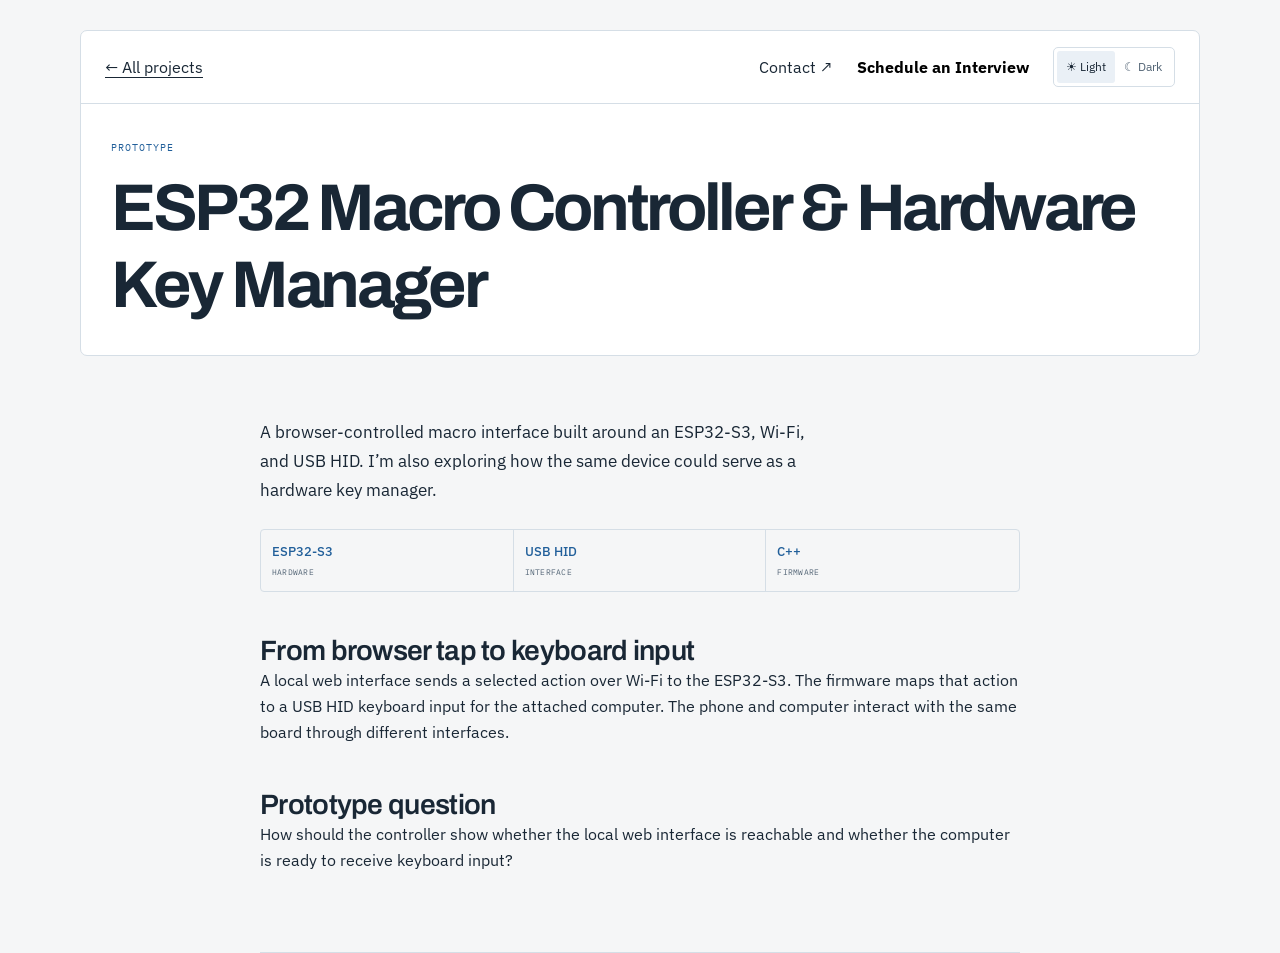
<file: patrick-kruse-portfolio/projects/esp32-macro-controller.html>
<!doctype html><html lang="en"><head>
<meta charset="utf-8"><meta name="viewport" content="width=device-width,initial-scale=1"><link rel="canonical" href="https://pekruse.github.io/patrick-kruse-portfolio/projects/esp32-macro-controller.html"><meta name="description" content="Patrick Kruse — electrical and computer engineering, embedded systems, and software. Selected projects, capabilities, and experience."><meta name="color-scheme" content="light dark"><title>ESP32 Macro Controller &amp; Hardware Key Manager | Patrick Kruse</title><link rel="icon" href="../favicon.svg?v=pk-chip" type="image/svg+xml"><script>try{const t=localStorage.getItem('pk-theme');if(t==='light'||t==='dark')document.documentElement.dataset.theme=t}catch{}</script><link rel="stylesheet" href="../styles.css?v=interview-links-2"><script src="../main.js" defer></script></head>
<body><header><div class="nav-row"><a href="../#projects">← All projects</a><a class="quiet-link" style="margin-left:auto" href="../#contact">Contact ↗</a><a class="quiet-link schedule-link" href="../self-interview.html#schedule">Schedule an Interview</a><fieldset class="theme"><legend class="sr-only">Color theme</legend><button data-theme-choice="light" aria-pressed="false">☀ Light</button><button data-theme-choice="dark" aria-pressed="false">☾ Dark</button></fieldset></div><div class="name-block"><p class="eyebrow">Prototype</p><h1>ESP32 Macro Controller &amp; Hardware Key Manager</h1></div></header><main class="case-body"><article class="sheet"><p class="lede">A browser-controlled macro interface built around an ESP32-S3, Wi-Fi, and USB HID. I’m also exploring how the same device could serve as a hardware key manager.</p><div class="specs"><div><strong>ESP32-S3</strong><span>Hardware</span></div><div><strong>USB HID</strong><span>Interface</span></div><div><strong>C++</strong><span>Firmware</span></div></div><h2>From browser tap to keyboard input</h2><p>A local web interface sends a selected action over Wi-Fi to the ESP32-S3. The firmware maps that action to a USB HID keyboard input for the attached computer. The phone and computer interact with the same board through different interfaces.</p><h2>Prototype question</h2><p>How should the controller show whether the local web interface is reachable and whether the computer is ready to receive keyboard input?</p></article></main></body></html>
</file>
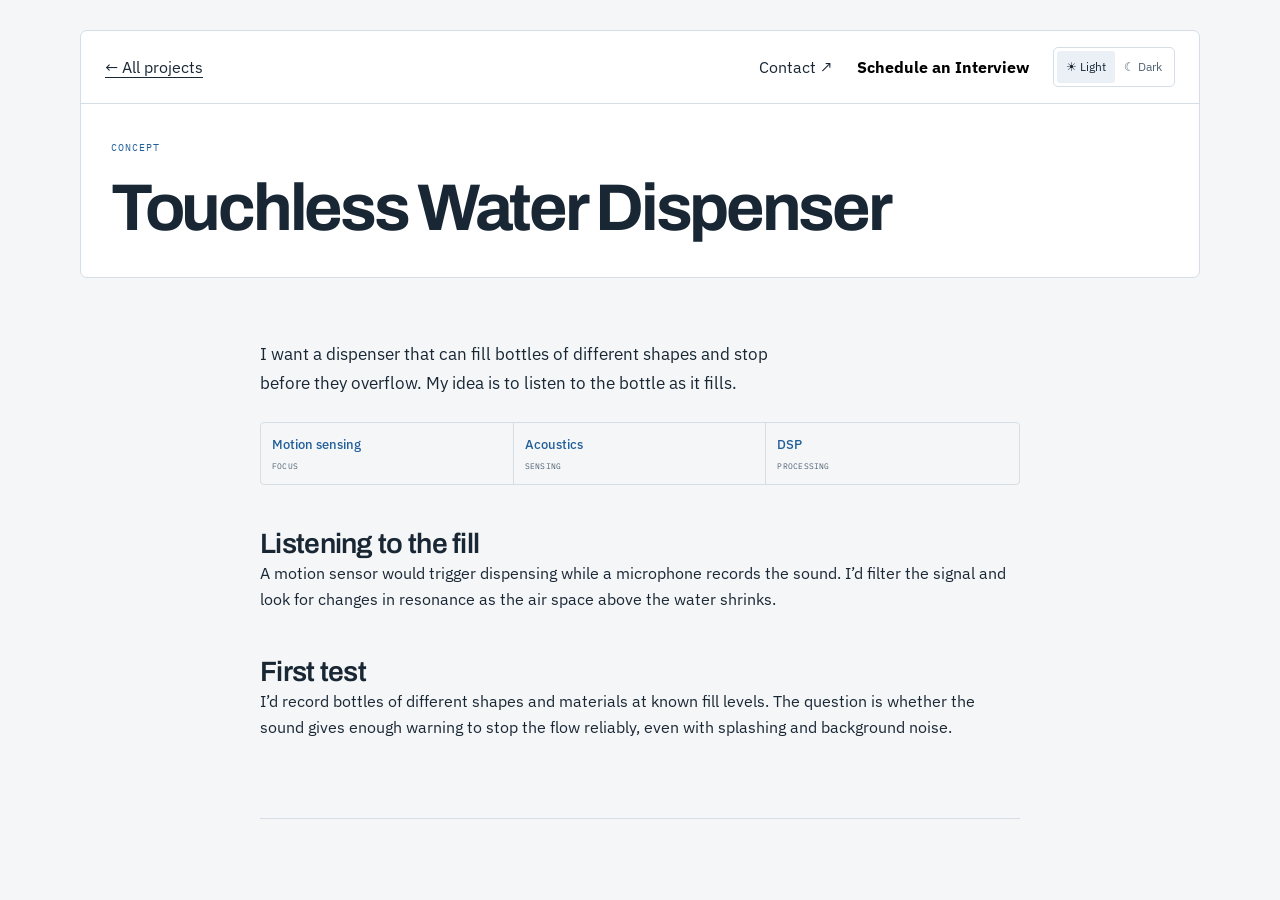
<file: patrick-kruse-portfolio/projects/touchless-water-dispenser.html>
<!doctype html><html lang="en"><head>
<meta charset="utf-8"><meta name="viewport" content="width=device-width,initial-scale=1"><link rel="canonical" href="https://pekruse.github.io/patrick-kruse-portfolio/projects/touchless-water-dispenser.html"><meta name="description" content="Patrick Kruse — electrical and computer engineering, embedded systems, and software. Selected projects, capabilities, and experience."><meta name="color-scheme" content="light dark"><title>Touchless Water Dispenser | Patrick Kruse</title><link rel="icon" href="../favicon.svg?v=pk-chip" type="image/svg+xml"><script>try{const t=localStorage.getItem('pk-theme');if(t==='light'||t==='dark')document.documentElement.dataset.theme=t}catch{}</script><link rel="stylesheet" href="../styles.css?v=interview-links-2"><script src="../main.js" defer></script></head>
<body><header><div class="nav-row"><a href="../#projects">← All projects</a><a class="quiet-link" style="margin-left:auto" href="../#contact">Contact ↗</a><a class="quiet-link schedule-link" href="../self-interview.html#schedule">Schedule an Interview</a><fieldset class="theme"><legend class="sr-only">Color theme</legend><button data-theme-choice="light" aria-pressed="false">☀ Light</button><button data-theme-choice="dark" aria-pressed="false">☾ Dark</button></fieldset></div><div class="name-block"><p class="eyebrow">Concept</p><h1>Touchless Water Dispenser</h1></div></header><main class="case-body"><article class="sheet"><p class="lede">I want a dispenser that can fill bottles of different shapes and stop before they overflow. My idea is to listen to the bottle as it fills.</p><div class="specs"><div><strong>Motion sensing</strong><span>Focus</span></div><div><strong>Acoustics</strong><span>Sensing</span></div><div><strong>DSP</strong><span>Processing</span></div></div><h2>Listening to the fill</h2><p>A motion sensor would trigger dispensing while a microphone records the sound. I’d filter the signal and look for changes in resonance as the air space above the water shrinks.</p><h2>First test</h2><p>I’d record bottles of different shapes and materials at known fill levels. The question is whether the sound gives enough warning to stop the flow reliably, even with splashing and background noise.</p></article></main></body></html>
</file>
<file: patrick-kruse-portfolio/styles.css>
@import url('https://fonts.googleapis.com/css2?family=Archivo:wght@500;600;700&family=IBM+Plex+Sans:wght@400;500;600;700&family=IBM+Plex+Mono:wght@400;500&display=swap');
:root{color-scheme:light;--bg:#f5f6f7;--surface:#fff;--surface-2:#eaf0f6;--text:#192735;--muted:#526475;--line:#d5dee6;--accent:#215f9a;--accent-text:#fff;--visual:#eaf1f7;--green:#277751}
@media(prefers-color-scheme:dark){:root:not([data-theme=light]){color-scheme:dark;--bg:#0e141b;--surface:#141e28;--surface-2:#1c2a37;--text:#e5ecf3;--muted:#a0b1c1;--line:#2d3c4b;--accent:#8cbef1;--accent-text:#0e1a26;--visual:#182938;--green:#83cea5}}
:root[data-theme=dark]{color-scheme:dark;--bg:#0e141b;--surface:#141e28;--surface-2:#1c2a37;--text:#e5ecf3;--muted:#a0b1c1;--line:#2d3c4b;--accent:#8cbef1;--accent-text:#0e1a26;--visual:#182938;--green:#83cea5}
*{box-sizing:border-box}html{scroll-behavior:smooth;scroll-padding-top:24px}body{margin:0;padding:0 28px;background:var(--bg);color:var(--text);font:16px/1.65 'IBM Plex Sans',Arial,sans-serif}a{color:inherit;text-underline-offset:4px}button{font:inherit}a:focus-visible,button:focus-visible,summary:focus-visible{outline:3px solid var(--accent);outline-offset:5px}h1,h2,h3,h4{font-family:Archivo,Arial,sans-serif;line-height:1.18;margin:0;font-weight:600}p{margin:0 0 16px}h2{font-size:28px;letter-spacing:-.025em}h3{font-size:18px}h4{font-size:18px;margin:7px 0 10px}main,header,footer{max-width:1120px;margin:auto}header{margin-top:30px;background:var(--surface);border:1px solid var(--line);border-radius:7px;overflow:hidden}.nav-row{padding:16px 24px;border-bottom:1px solid var(--line);display:flex;gap:24px;align-items:center;justify-content:space-between}.brand{position:relative;display:grid;place-items:center;flex-shrink:0;width:39px;height:39px;border:1px solid var(--accent);border-radius:4px;color:var(--accent);text-decoration:none;font:600 16px Archivo,Arial,sans-serif}.brand span{position:absolute;width:5px;height:5px;background:var(--accent);right:3px;bottom:3px}nav{display:flex;gap:23px;flex-wrap:wrap;margin-left:auto}nav a{font-size:13px;font-weight:500;text-decoration:none;color:var(--muted)}nav a:hover,.text-link:hover{color:var(--accent)}.theme{margin:0;padding:3px;border:1px solid var(--line);border-radius:5px;display:flex;flex-shrink:0}.theme button{border:0;border-radius:3px;background:none;color:var(--muted);cursor:pointer;font-size:12px;padding:6px 9px;min-height:32px}.theme button[aria-pressed=true]{background:var(--surface-2);color:var(--text)}.name-block{padding:36px 30px 30px}.eyebrow,.label,.visual-label,.visual-caption,.specs span,.col-title{font-family:'IBM Plex Mono',monospace;font-weight:400;font-size:10px;text-transform:uppercase;letter-spacing:.1em}.eyebrow{color:var(--accent);margin:0 0 13px}h1{font-size:clamp(40px,6vw,66px);letter-spacing:-.05em;font-weight:700}h1 span{color:var(--accent)}.subtitle{font-size:16px;color:var(--muted);margin:13px 0 0}.identity{display:grid;grid-template-columns:1.1fr 1.1fr 1.2fr .8fr;border-top:1px solid var(--line)}.identity>div{display:flex;flex-direction:column;padding:18px 24px;border-right:1px solid var(--line);gap:5px;font-size:13px}.identity>div:last-child{border:0}.label{color:var(--muted);font-size:9px;display:block}.identity .identity-links{flex-direction:row;gap:18px;align-items:center;font-weight:500}.identity-links a{text-decoration:none;color:var(--accent)}.sheet{padding:62px 0;border-bottom:1px solid var(--line)}.overview{display:grid;grid-template-columns:1.15fr 1fr;gap:70px;align-items:center}.hero-heading{font-size:clamp(40px,5vw,59px);letter-spacing:-.045em;line-height:1.06;margin:0 0 24px}.hero-heading em{font-style:normal;color:var(--accent)}.lede{font-size:17px;line-height:1.7;max-width:55ch}.muted{color:var(--muted);font-size:14px;max-width:58ch}.actions{display:flex;gap:24px;align-items:center;margin-top:27px}.button{display:inline-flex;align-items:center;background:var(--accent);color:var(--accent-text);font-size:13px;padding:11px 18px;border-radius:4px;text-decoration:none;font-weight:500}.button:hover{filter:brightness(.9)}.text-link{font-size:13px;font-weight:500;text-decoration:none}.signal{margin:0;color:var(--accent);background:var(--surface);border:1px solid var(--line);border-radius:6px;overflow:hidden}.signal svg{display:block;width:100%;height:auto}.signal figcaption{display:flex;align-items:center;gap:9px;padding:15px 18px;border-top:1px solid var(--line);font-size:10px;color:var(--muted)}.signal i{width:5px;height:5px;border-radius:50%;background:var(--green);flex-shrink:0}.section-heading{display:flex;align-items:end;justify-content:space-between;gap:20px;margin-bottom:28px}.project-grid{display:grid;grid-template-columns:1fr 1fr;gap:27px}.project{border:1px solid var(--line);border-radius:6px;background:var(--surface);overflow:hidden;display:flex;flex-direction:column;min-width:0}.visual{height:230px;background:var(--visual);position:relative;color:var(--accent);display:flex;align-items:center;justify-content:center;border-bottom:1px solid var(--line);overflow:hidden;background-image:radial-gradient(var(--line) .8px,transparent .8px);background-size:20px 20px}.visual-label{position:absolute;top:17px;left:20px;font-size:8px;color:var(--muted)}.visual-caption{position:absolute;bottom:17px;left:20px;font-size:11px;font-weight:500;letter-spacing:.2em}.circuit{display:flex;gap:9px;align-items:center;font:12px 'IBM Plex Mono',monospace}.circuit span{padding:17px 10px;border:1px solid var(--accent);border-radius:3px;background:var(--surface)}.alert-symbol{width:73px;height:73px;border:2px solid var(--accent);display:grid;place-items:center;font:500 42px Archivo,sans-serif;position:relative;border-radius:50%}.alert-symbol span{position:absolute;inset:-15px;border:1px solid var(--accent);border-radius:50%;opacity:.45}.alert-symbol span:last-child{inset:-30px;opacity:.2}.visual svg{width:87%;height:180px}.keys{display:grid;grid-template-columns:1fr 1fr;gap:8px;transform:rotate(-8deg)}.keys span{display:grid;place-items:center;width:57px;height:49px;border:1px solid var(--accent);border-radius:5px;background:var(--surface);font:13px 'IBM Plex Mono',monospace;box-shadow:0 3px 0 var(--line)}.project-body{padding:24px;display:flex;flex-direction:column;gap:16px;flex:1}.project-head{display:flex;justify-content:space-between;gap:10px;align-items:start;flex-wrap:wrap}.status{border:1px solid var(--line);border-radius:20px;color:var(--muted);padding:3px 8px;font:9px/1.4 'IBM Plex Mono',monospace;text-transform:uppercase;letter-spacing:.03em}.project-body>p{font-size:14px;margin:0;line-height:1.7}.specs{margin-top:auto;display:grid;grid-template-columns:1fr 1fr 1fr;border:1px solid var(--line);border-radius:4px}.specs>div{padding:11px;border-right:1px solid var(--line);display:flex;flex-direction:column;gap:4px;min-width:0}.specs>div:last-child{border-right:0}.specs strong{font-size:13px;color:var(--accent);font-weight:500}.specs span{color:var(--muted);font-size:8px;letter-spacing:.03em}.view-link{font-size:12px;text-decoration:none;color:var(--accent)}.view-link:hover{text-decoration:underline}details{font-size:12px;color:var(--muted)}summary{color:var(--accent);cursor:pointer}details p{margin:12px 0 0}.cap-grid{display:grid;grid-template-columns:repeat(4,1fr);gap:32px;margin-top:28px}.cap-grid h3{font-size:14px;border-bottom:1px solid var(--line);padding-bottom:15px}.cap-grid ul{list-style:none;margin:0;padding:0}.cap-grid li{font-size:13px;padding:11px 0;border-bottom:1px solid var(--line);color:var(--muted)}.cap-grid li:last-child{border:0}.timeline-cols{display:grid;grid-template-columns:1fr 1fr;gap:70px;margin-top:32px}.col-title{font-size:10px;color:var(--muted);padding-bottom:15px;margin-bottom:23px;border-bottom:1px solid var(--line)}.timeline{border-left:1px solid var(--line);margin-left:4px;padding-left:24px;display:flex;flex-direction:column;gap:28px}.timeline article{position:relative}.timeline article:before{content:'';position:absolute;left:-29px;top:4px;width:8px;height:8px;border-radius:50%;background:var(--accent);box-shadow:0 0 0 4px var(--bg)}.timeline p{color:var(--muted);font-size:13px;margin:0}.contact-intro{display:flex;justify-content:space-between;align-items:end;gap:40px}.contact-intro h2{font-size:38px;letter-spacing:-.035em}.contact-intro p{max-width:39ch;font-size:14px;color:var(--muted);margin:0}.contact-grid{display:grid;grid-template-columns:1fr 1fr;border:1px solid var(--line);border-radius:5px;margin-top:28px;background:var(--surface)}.contact-grid a{padding:21px 24px;display:flex;flex-direction:column;gap:8px;text-decoration:none;border-right:1px solid var(--line);font-size:15px}.contact-grid a:last-child{border:0}.contact-grid a:hover{background:var(--surface-2)}footer{padding:25px 0 35px;display:flex;flex-wrap:wrap;justify-content:space-between;gap:18px;color:var(--muted);font-size:11px}footer small{width:100%;font-size:10px;opacity:.85}.sr-only{position:absolute;width:1px;height:1px;padding:0;margin:-1px;overflow:hidden;clip:rect(0,0,0,0);white-space:nowrap;border:0}.skip{position:absolute;top:-100px;left:20px;padding:12px;background:var(--surface);z-index:10}.skip:focus{top:10px}
@media(max-width:900px){.nav-row{gap:15px;flex-wrap:wrap}nav{gap:16px}.theme{margin-left:auto}.overview{gap:30px}.identity{grid-template-columns:1fr 1fr}.identity>div:nth-child(2){border-right:0}.identity>div:nth-child(n+3){border-top:1px solid var(--line)}.cap-grid{grid-template-columns:1fr 1fr;gap:28px}.timeline-cols{gap:36px}.circuit{font-size:10px;gap:6px}.circuit span{padding:15px 7px}}
@media(max-width:650px){body{padding:0 18px}header{margin-top:18px}.nav-row{padding:15px 18px}.brand{order:0}.theme{order:1}nav{order:2;width:100%;margin:0;justify-content:space-between;gap:8px}nav a{font-size:11px}.name-block{padding:27px 20px}.subtitle{font-size:13px}.identity>div{padding:14px 18px;font-size:12px}.identity .identity-links{gap:15px}.overview{grid-template-columns:1fr;gap:30px}.hero-heading{font-size:48px}.signal{width:100%}.signal svg{max-height:280px}.sheet{padding:42px 0}.project-grid,.timeline-cols{grid-template-columns:1fr}.visual{height:210px}.project-body{padding:20px}.cap-grid{gap:25px 20px}.cap-grid h3{font-size:13px}.cap-grid li{font-size:12px}.contact-intro{display:block}.contact-intro h2{font-size:32px;margin-bottom:18px}.contact-grid{grid-template-columns:1fr}.contact-grid a{border-right:0;border-bottom:1px solid var(--line);overflow-wrap:anywhere}.section-heading .text-link{font-size:11px}.circuit{font-size:12px}.circuit span{padding:17px 11px}.timeline-cols{gap:33px}}
@media(prefers-reduced-motion:reduce){html{scroll-behavior:auto}}

/* Contact layout */
.identity .identity-links{flex-wrap:wrap;gap:10px 16px}
.contact-grid{grid-template-columns:repeat(auto-fit,minmax(min(100%,260px),1fr))}

/* Profile card, aligned with program and school */
.name-block{display:block}
.identity-main{display:flex;border-top:1px solid var(--line)}
.identity-main>.identity{flex:1;grid-template-columns:repeat(3,minmax(0,1fr));border-top:0;min-width:0}
.identity-main .identity>div{padding:20px;gap:7px}
.profile-card{width:280px;flex-shrink:0;border-left:1px solid var(--line);padding:28px 24px;display:flex;flex-direction:column;align-items:center;justify-content:center;gap:20px;text-align:center}
.profile-photo{display:block;width:160px;height:160px;object-fit:cover;border-radius:50%;border:1px solid var(--line)}
.profile-links{display:flex;flex-direction:column;gap:9px;font-size:14px}
.profile-links a{color:var(--muted);text-decoration:none}
.profile-links a:hover{color:var(--accent)}
@media(max-width:900px){.identity-main>.identity{grid-template-columns:1fr 1fr}.identity-main .identity>div:last-child{grid-column:1/-1}.profile-card{width:240px}}
@media(max-width:650px){.identity-main{flex-direction:column}.identity-main>.identity{grid-template-columns:1fr}.identity-main .identity>div{border-right:0;border-top:1px solid var(--line)}.identity-main .identity>div:first-child{border-top:0}.profile-card{width:100%;border-left:0;border-top:1px solid var(--line);padding:28px 20px}}

/* Subtle links in academic profile fields */
.quiet-link{color:inherit;text-decoration:none}
.quiet-link:hover{text-decoration:underline;text-decoration-thickness:1px;text-underline-offset:3px}

/* Resume download placeholder */
.resume-button{display:inline-block;margin-top:4px;padding:13px 24px;border:0;border-radius:4px;background:var(--accent);color:var(--accent-text);font:500 16px/1.4 "IBM Plex Sans",Arial,sans-serif;text-align:center;white-space:nowrap}
.resume-button:disabled{opacity:1;cursor:default}

.credentials{grid-column:1/-1;border-top:1px solid var(--line);padding:20px}
.credentials h2{margin:0;color:var(--muted)}
.credentials ul{display:flex;flex-wrap:wrap;gap:8px 24px;list-style:none;padding:0;margin:10px 0 0;font-size:14px}
.project{position:relative}.project .view-link::after{content:"";position:absolute;inset:0}.project:focus-within{outline:2px solid var(--accent)}
.case-body{max-width:760px;margin:auto}.case-body h2{margin-top:1.5em}.case-body .specs{margin:24px 0}

.credentials ul{display:grid;grid-template-columns:repeat(auto-fit,minmax(min(100%,165px),1fr));gap:20px}
.credentials li,.credential-link{display:flex;flex-direction:column;align-items:flex-start;gap:10px}
.credential-link{height:100%}
.credential-icon{width:64px;height:48px;margin-top:auto;color:var(--accent)}

/* Consistent interview booking link styling across portfolio pages. */
a.schedule-link{font-weight:700;color:#000}
:root[data-theme=dark] a.schedule-link{color:#fff}
@media(prefers-color-scheme:dark){:root:not([data-theme=light]) a.schedule-link{color:#fff}}
</file>
<file: patrick-kruse-portfolio/booking-assistant.css>
.booking-layout{display:grid;grid-template-columns:minmax(0,1fr) minmax(300px,350px);gap:28px;align-items:start;margin-top:28px}
.booking-main{min-width:0}
.booking-assistant{position:sticky;top:24px;min-width:0;overflow:hidden;border:1px solid var(--line);border-radius:16px;background:var(--surface);box-shadow:0 12px 36px #1025380b}
.assistant-header{display:flex;align-items:center;gap:12px;padding:18px;border-bottom:1px solid var(--line)}
.assistant-avatar{display:grid;place-items:center;width:40px;height:40px;border-radius:12px;background:var(--surface-2);color:var(--accent);font-size:24px;flex-shrink:0}
.assistant-header h3{font-size:16px;margin:0 0 3px}
.assistant-header p{margin:0;font-size:11px;color:var(--muted)}
.assistant-preview{display:inline-block;padding:2px 7px;border:1px solid var(--line);border-radius:20px;font:10px 'IBM Plex Mono',monospace;color:var(--muted);margin-left:4px}
.assistant-reset{margin-left:auto;border:0;background:none;color:var(--muted);padding:8px;cursor:pointer;min-width:36px;min-height:36px;border-radius:6px;font-size:20px}
.assistant-reset:hover{background:var(--surface-2)}
.assistant-messages{display:flex;flex-direction:column;gap:14px;height:300px;overflow-y:auto;overscroll-behavior:contain;padding:20px 16px;scrollbar-width:thin}
.assistant-message{padding:12px 14px;border-radius:12px;max-width:94%;font-size:13px;line-height:1.65;white-space:pre-wrap;overflow-wrap:anywhere}
.assistant-message[data-role=assistant]{align-self:flex-start;background:var(--surface-2);border-bottom-left-radius:3px}
.assistant-message[data-role=user]{align-self:flex-end;background:var(--accent);color:var(--accent-text);border-bottom-right-radius:3px}
.assistant-suggestions{display:flex;gap:7px;flex-wrap:wrap;padding:0 16px 16px}
.assistant-suggestions button{border:1px solid var(--line);border-radius:20px;padding:7px 10px;background:var(--surface);color:var(--text);font-size:11px;cursor:pointer;min-height:36px}
.assistant-suggestions button:hover{border-color:var(--accent);background:var(--surface-2)}
.assistant-compose{margin:0 12px;display:flex;align-items:flex-end;gap:8px;border:1px solid var(--line);border-radius:10px;padding:8px;background:var(--bg)}
.assistant-compose:focus-within{outline:2px solid var(--accent);outline-offset:2px}
.assistant-compose textarea{flex:1;min-width:0;max-height:110px;resize:vertical;border:0;outline:0;background:none;color:var(--text);font:13px/1.6 'IBM Plex Sans',Arial,sans-serif;padding:5px 3px}
.assistant-send{display:grid;place-items:center;flex-shrink:0;width:36px;height:36px;border:0;border-radius:8px;background:var(--accent);color:var(--accent-text);cursor:pointer}
.assistant-send:disabled{opacity:.4;cursor:default}
.assistant-footnote{font-size:10px;line-height:1.5;color:var(--muted);text-align:center;padding:11px 16px 15px;margin:0}
#assistant-selection{margin:0 16px 16px;padding:9px 11px;border:1px dashed var(--line);border-radius:8px;font-size:11px;color:var(--muted)}
@media(max-width:1000px){.booking-layout{grid-template-columns:1fr}.booking-assistant{position:static;max-width:none}.assistant-messages{height:260px}}
@media(max-width:420px){.booking-layout{gap:20px}.assistant-header{padding:14px}.assistant-suggestions{padding-inline:12px}.assistant-message{font-size:12px}}

/* Guided booking controls remain separate from the conversation history. */
.assistant-controls{display:flex;flex-wrap:wrap;gap:8px;padding:0 16px 16px;max-height:340px;overflow:auto}
.assistant-controls:empty{display:none}
.assistant-controls button{font:500 12px/1.4 'IBM Plex Sans',Arial,sans-serif;padding:10px 12px;min-height:42px;border:1px solid var(--line);border-radius:8px;background:var(--surface);color:var(--text);cursor:pointer}
.assistant-controls button:hover{border-color:var(--accent);background:var(--surface-2)}
.assistant-controls button.assistant-primary{background:var(--accent);color:var(--accent-text);border-color:var(--accent)}
.assistant-controls button:disabled{opacity:.5;cursor:wait}
.assistant-controls label{display:grid;gap:5px;width:100%;font-size:12px;color:var(--muted)}
.assistant-controls :is(input,select){font:14px 'IBM Plex Sans',Arial,sans-serif;width:100%;min-width:0;min-height:44px;padding:10px;border:1px solid var(--line);border-radius:7px;background:var(--surface);color:var(--text)}
.assistant-controls small{width:100%;color:var(--muted);font-size:11px}
.assistant-progress{font:10px/1.5 'IBM Plex Mono',monospace;color:var(--accent);padding:0 16px;margin:0 0 10px}
.assistant-review{width:100%;margin:0 0 6px;padding:14px;background:var(--surface-2);border:1px solid var(--line);border-radius:10px}
.assistant-review dt{color:var(--muted);font-size:10px;margin:8px 0 3px}.assistant-review dt:first-child{margin-top:0}
.assistant-review dd{margin:0;font-size:13px;overflow-wrap:anywhere}
.assistant-google{width:100%;min-height:44px;overflow:hidden}
.assistant-messages{height:230px}
@media(max-width:1000px){.assistant-messages{height:240px}}
</file>
<file: patrick-kruse-portfolio/schedule-range.css>
.week-tools,.ticks{display:flex;align-items:center;justify-content:space-between;gap:.5rem;flex-wrap:wrap}.week-tools :is(input,button),#week-days button{background:var(--surface);color:inherit;border:1px solid var(--line);border-radius:5px;padding:.5rem;font:inherit}.week-tools button:disabled{opacity:.5}#week-days{display:grid;gap:.3rem}#week-days button{display:grid;grid-template-columns:minmax(6rem,1fr) 2fr;align-items:center;gap:.3rem 1rem;text-align:left;cursor:pointer}#week-days small{grid-column:2}#week-days button[aria-pressed=true]{outline:2px solid #4082ae;outline-offset:-2px}.day-track,#range-track{height:.7rem;border-radius:1rem;background:#939aa2}.day-track{width:100%}#picker{grid-column:1/-1;min-width:0;border:1px solid var(--line);padding:1rem}.range-box{position:relative;height:2.4rem;margin-inline:.65rem;display:grid;align-items:center}#interview-form .range-box input{appearance:none;position:absolute;left:-10px;width:calc(100% + 20px);height:100%;margin:0;padding:0;border:none;background:transparent;pointer-events:none}.range-box input::-webkit-slider-thumb{appearance:none;width:20px;height:28px;border-radius:5px;background:#155b80;border:2px solid white;pointer-events:auto;cursor:ew-resize}.range-box input::-moz-range-thumb{width:17px;height:24px;background:#155b80;border:2px solid white;pointer-events:auto;cursor:ew-resize}.range-box input:focus-visible{outline:2px dotted currentColor;z-index:2}.ticks{margin-inline:.65rem;font-size:.8rem}#range-note{display:block;margin-top:.6rem}
.month-picker{position:relative}#month-panel{position:absolute;z-index:10;top:100%;left:50%;transform:translateX(-50%);width:min(19rem,85vw);padding:.7rem;background:var(--surface,Canvas);border:1px solid var(--line);border-radius:.5rem;box-shadow:0 5px 20px #0003}.month-nav{display:flex;align-items:center;justify-content:space-between}.month-nav button{min-width:2.5rem}#month-grid{display:grid;grid-template-columns:repeat(7,1fr);text-align:center;gap:2px;margin:.5rem 0}#month-grid button{position:relative;padding:.4rem .1rem .65rem}#month-grid button.has-opening:after{content:'';position:absolute;bottom:2px;left:50%;transform:translateX(-50%);width:6px;height:6px;border-radius:50%;background:#159451}#month-grid [aria-pressed=true]{outline:2px solid #4082ae}#opening-status:empty{display:none}

#schedule button:enabled { cursor: pointer; }
@media (hover: hover) {
  #schedule button:enabled:hover { outline: 1px solid currentColor; outline-offset: 0; }
}
#schedule button:enabled:active { outline: 2px solid currentColor; outline-offset: -2px; transform: translateY(1px); }
#schedule button:focus-visible { outline: 2px solid currentColor; outline-offset: 3px; }
#schedule button:disabled { cursor: default; }

@media (hover:hover){#schedule button:enabled:hover{background:var(--surface-2);outline:none}}
#schedule button:enabled:active,#schedule button:focus-visible{background:var(--surface-2)}
#schedule button:enabled:focus-visible{outline:2px solid currentColor;outline-offset:3px}

#availability .week-tools { margin-block-start: 0.625rem; }
</file>
